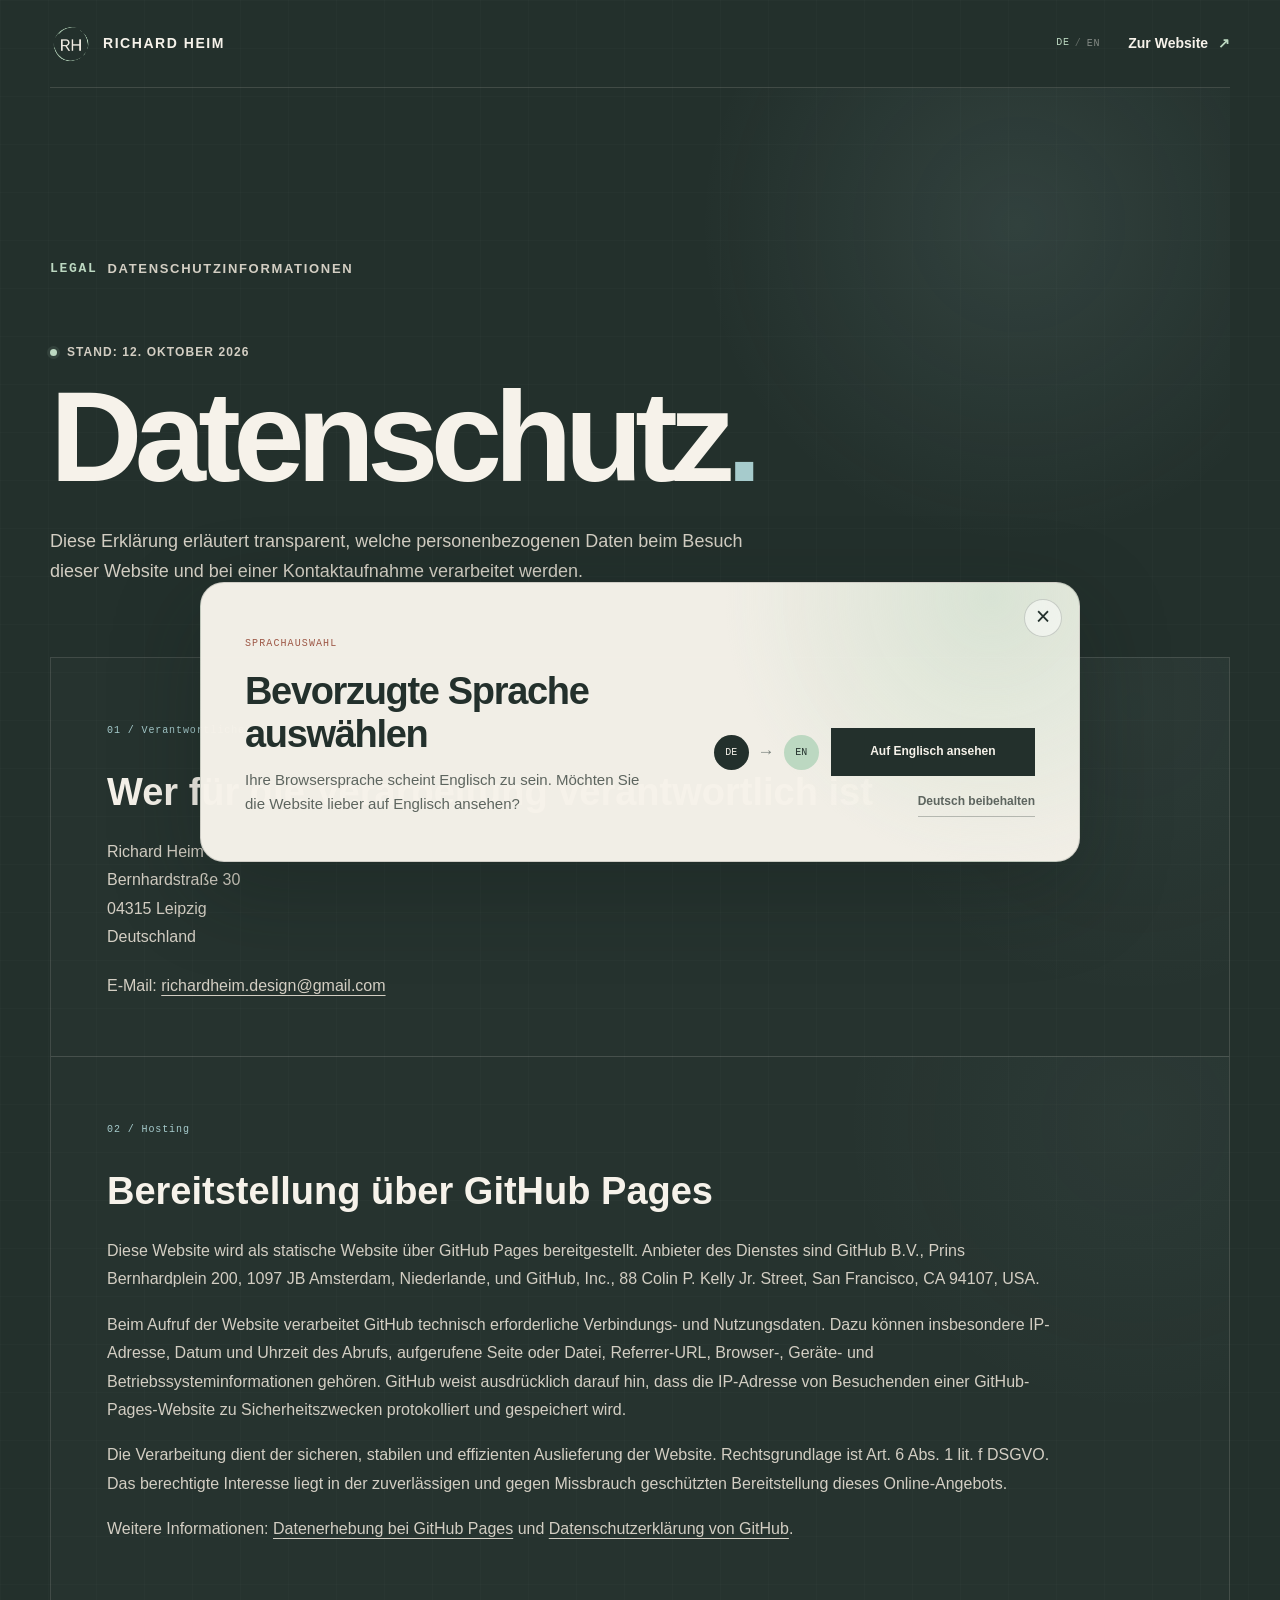
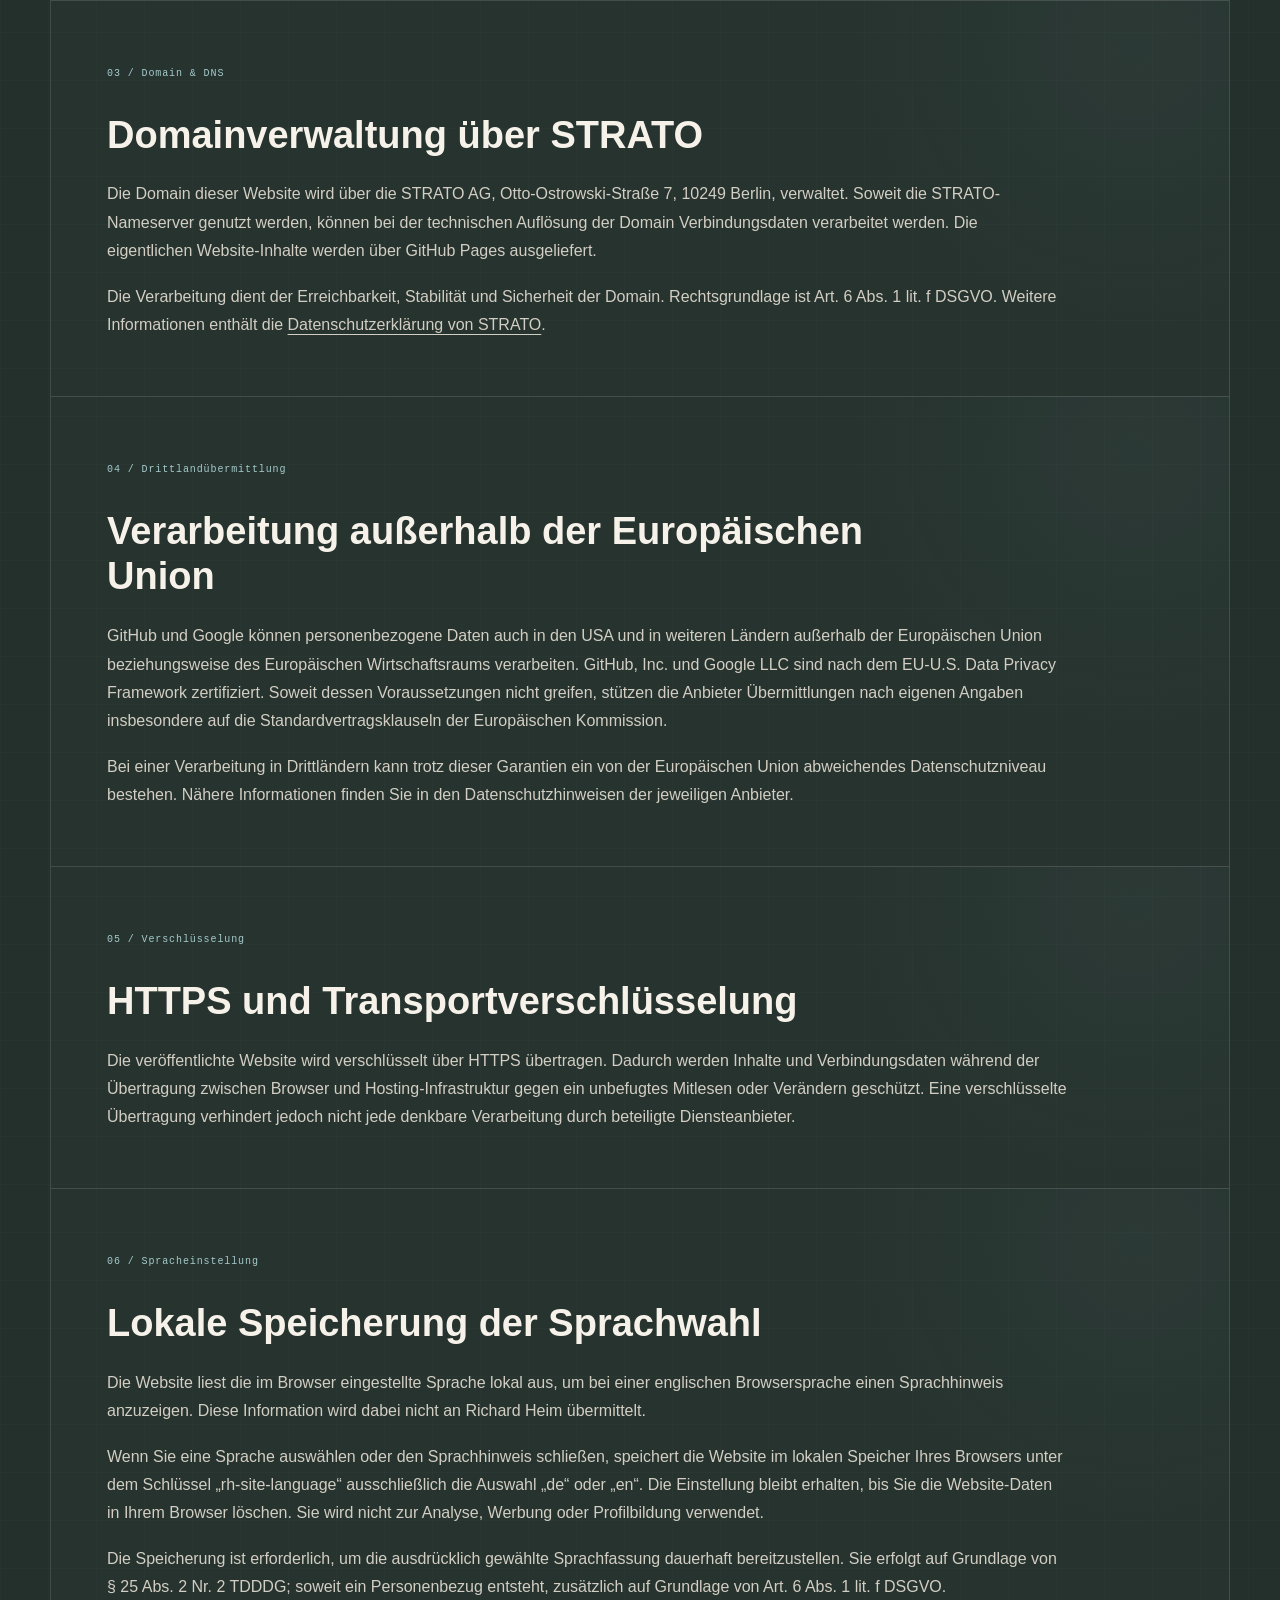
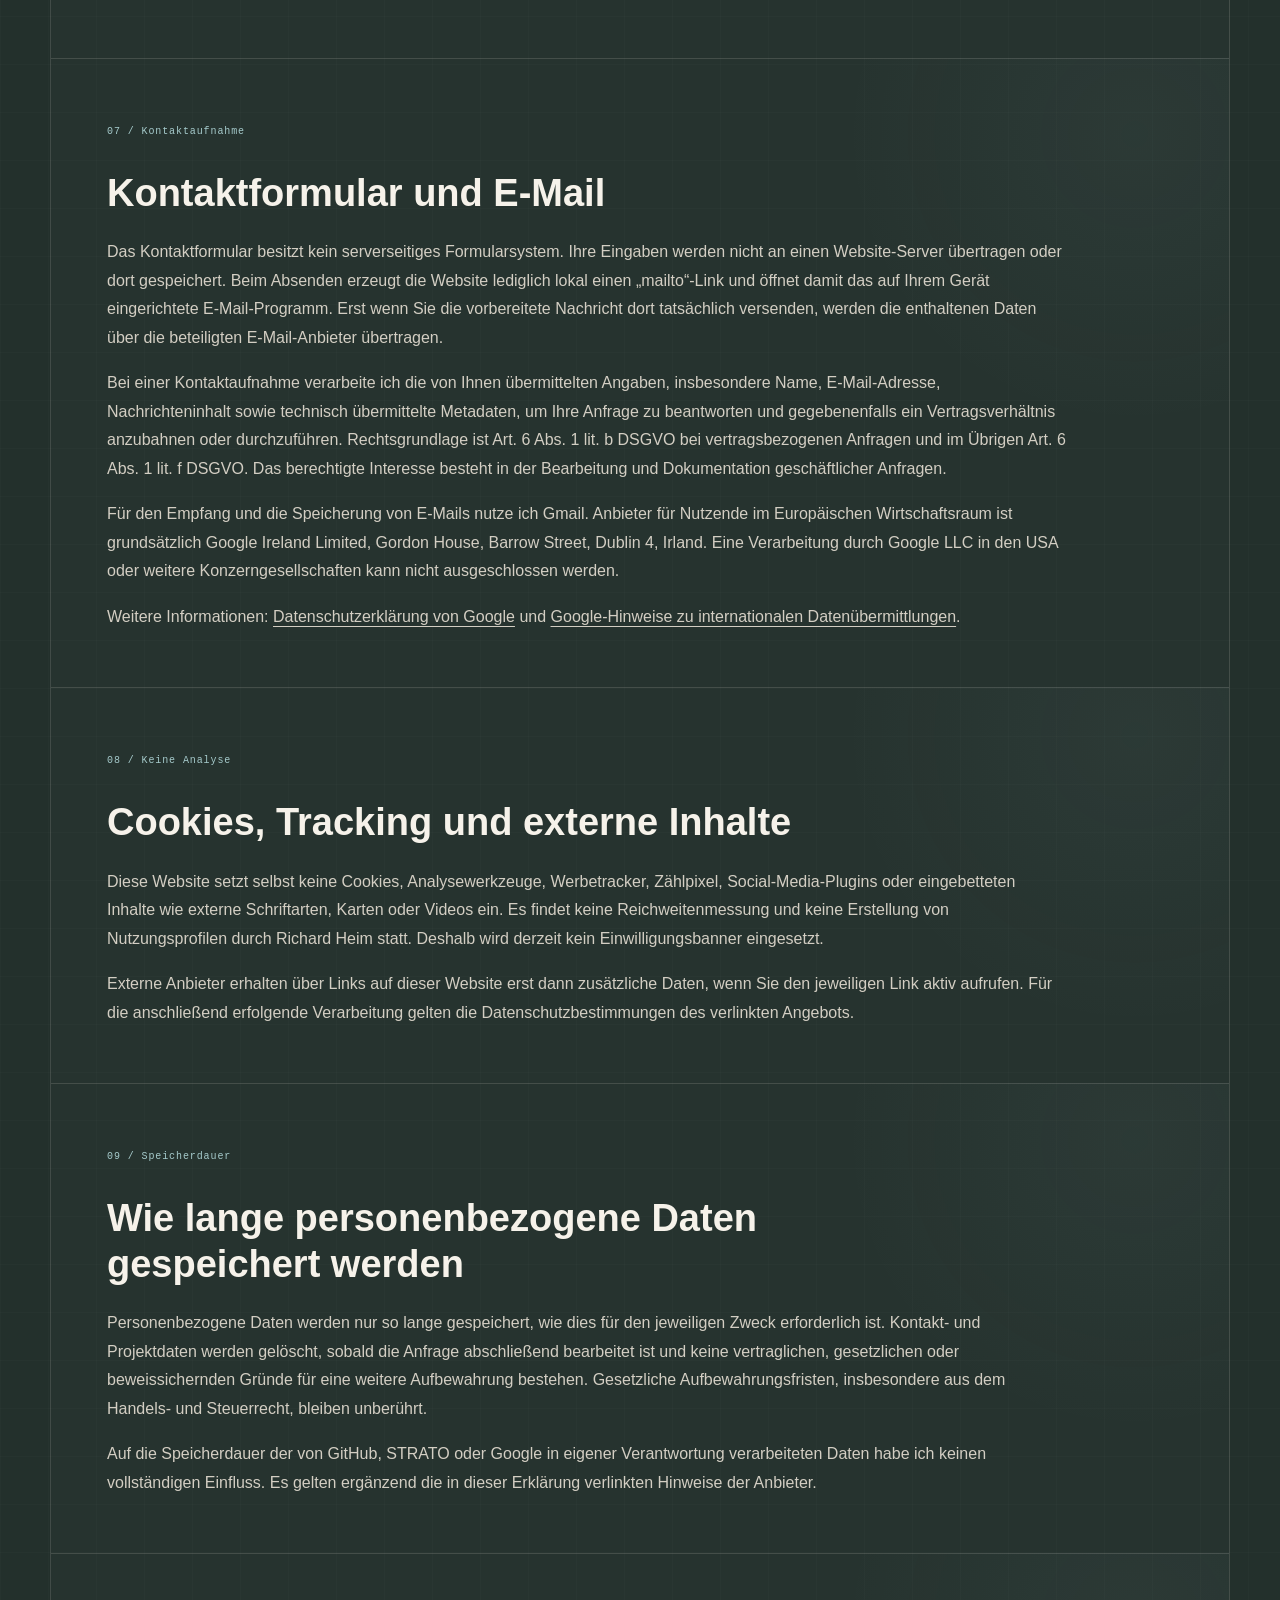
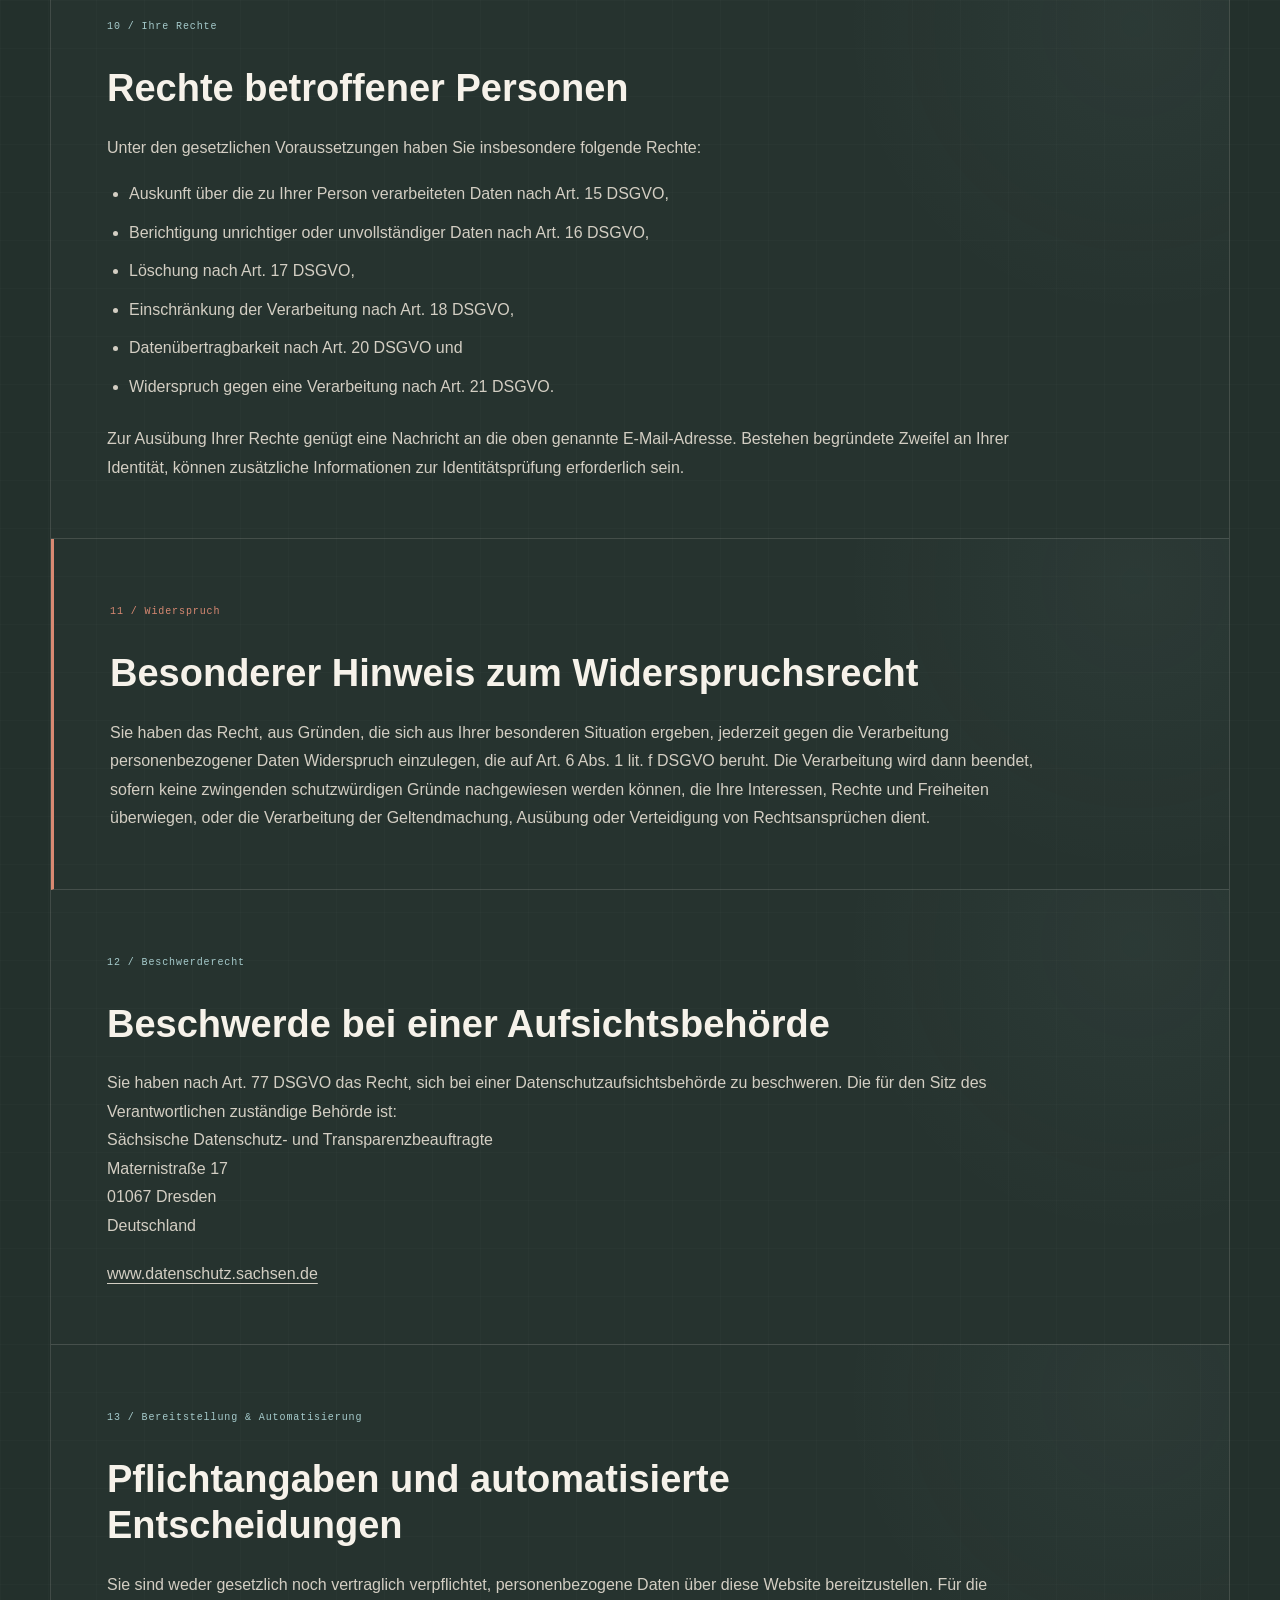
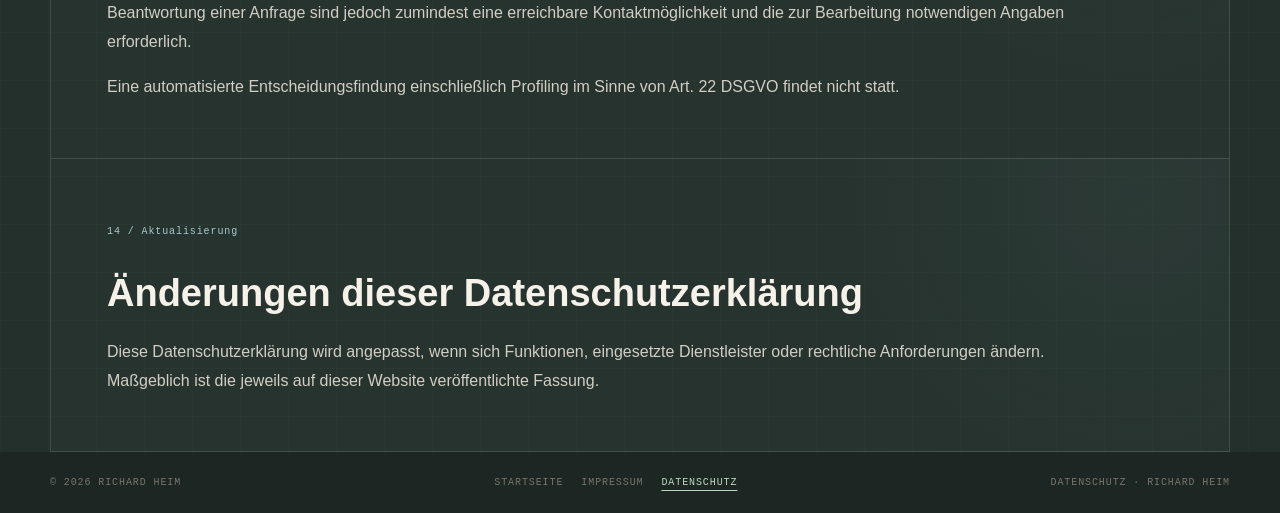
<file: datenschutz.html>
<!doctype html>
<html lang="de">
  <head>
    <meta charset="utf-8">
    <meta name="viewport" content="width=device-width, initial-scale=1">
    <meta name="description" content="Datenschutzerklärung der Website von Richard Heim.">
    <meta name="theme-color" content="#11110f">
    <title>Datenschutz — Richard Heim</title>
    <link rel="icon" href="favicon.ico" sizes="any">
    <link rel="icon" type="image/png" sizes="64x64" href="assets/favicon-64.png">
    <link rel="apple-touch-icon" sizes="180x180" href="assets/apple-touch-icon.png">
    <link rel="stylesheet" href="assets/styles.css?v=20261012">
    <script src="assets/i18n.js?v=20261012" defer></script>
    <script src="assets/app.js?v=20260925" defer></script>
  </head>
  <body class="legal-page privacy-page">
    <a class="skip-link" href="#main">Zum Inhalt springen</a>
    <div class="cursor-light" aria-hidden="true"></div>
    <header class="site-header legal-header" aria-label="Hauptnavigation">
      <a class="brand" href="index.html#top" aria-label="Zur Startseite"><img class="brand-mark" src="assets/richard-heim-logo.png" width="42" height="42" alt=""><span class="brand-copy">Richard Heim</span></a>
      <div class="legal-actions"><button class="language-switch" type="button" data-language-switch aria-label="Website auf Englisch anzeigen"><span data-lang-code="de">DE</span><i aria-hidden="true">/</i><span data-lang-code="en">EN</span></button><a class="mini-cta" href="index.html">Zur Website <span aria-hidden="true">↗</span></a></div>
    </header>

    <main id="main" class="legal-main">
      <section class="legal-hero privacy-hero">
        <div class="section-kicker"><span>LEGAL</span> Datenschutzinformationen</div>
        <p class="eyebrow"><span class="pulse-dot" aria-hidden="true"></span> Stand: 12. Oktober 2026</p>
        <h1>Datenschutz<span>.</span></h1>
        <p>Diese Erklärung erläutert transparent, welche personenbezogenen Daten beim Besuch dieser Website und bei einer Kontaktaufnahme verarbeitet werden.</p>
      </section>

      <section class="legal-grid privacy-grid" aria-label="Datenschutzinformationen">
        <article>
          <span>01 / Verantwortlicher</span>
          <h2>Wer für die Verarbeitung verantwortlich ist</h2>
          <address>Richard Heim<br>Bernhardstraße 30<br>04315 Leipzig<br>Deutschland</address>
          <p>E-Mail: <a href="mailto:richardheim.design@gmail.com">richardheim.design@gmail.com</a></p>
        </article>

        <article>
          <span>02 / Hosting</span>
          <h2>Bereitstellung über GitHub Pages</h2>
          <p>Diese Website wird als statische Website über GitHub Pages bereitgestellt. Anbieter des Dienstes sind GitHub B.V., Prins Bernhardplein 200, 1097 JB Amsterdam, Niederlande, und GitHub, Inc., 88 Colin P. Kelly Jr. Street, San Francisco, CA 94107, USA.</p>
          <p>Beim Aufruf der Website verarbeitet GitHub technisch erforderliche Verbindungs- und Nutzungsdaten. Dazu können insbesondere IP-Adresse, Datum und Uhrzeit des Abrufs, aufgerufene Seite oder Datei, Referrer-URL, Browser-, Geräte- und Betriebssysteminformationen gehören. GitHub weist ausdrücklich darauf hin, dass die IP-Adresse von Besuchenden einer GitHub-Pages-Website zu Sicherheitszwecken protokolliert und gespeichert wird.</p>
          <p>Die Verarbeitung dient der sicheren, stabilen und effizienten Auslieferung der Website. Rechtsgrundlage ist Art. 6 Abs. 1 lit. f DSGVO. Das berechtigte Interesse liegt in der zuverlässigen und gegen Missbrauch geschützten Bereitstellung dieses Online-Angebots.</p>
          <p>Weitere Informationen: <a href="https://docs.github.com/en/pages/getting-started-with-github-pages/what-is-github-pages#data-collection">Datenerhebung bei GitHub Pages</a> und <a href="https://docs.github.com/en/site-policy/privacy-policies/github-general-privacy-statement">Datenschutzerklärung von GitHub</a>.</p>
        </article>

        <article>
          <span>03 / Domain &amp; DNS</span>
          <h2>Domainverwaltung über STRATO</h2>
          <p>Die Domain dieser Website wird über die STRATO AG, Otto-Ostrowski-Straße 7, 10249 Berlin, verwaltet. Soweit die STRATO-Nameserver genutzt werden, können bei der technischen Auflösung der Domain Verbindungsdaten verarbeitet werden. Die eigentlichen Website-Inhalte werden über GitHub Pages ausgeliefert.</p>
          <p>Die Verarbeitung dient der Erreichbarkeit, Stabilität und Sicherheit der Domain. Rechtsgrundlage ist Art. 6 Abs. 1 lit. f DSGVO. Weitere Informationen enthält die <a href="https://www.strato.de/datenschutz/">Datenschutzerklärung von STRATO</a>.</p>
        </article>

        <article>
          <span>04 / Drittlandübermittlung</span>
          <h2>Verarbeitung außerhalb der Europäischen Union</h2>
          <p>GitHub und Google können personenbezogene Daten auch in den USA und in weiteren Ländern außerhalb der Europäischen Union beziehungsweise des Europäischen Wirtschaftsraums verarbeiten. GitHub, Inc. und Google LLC sind nach dem EU-U.S. Data Privacy Framework zertifiziert. Soweit dessen Voraussetzungen nicht greifen, stützen die Anbieter Übermittlungen nach eigenen Angaben insbesondere auf die Standardvertragsklauseln der Europäischen Kommission.</p>
          <p>Bei einer Verarbeitung in Drittländern kann trotz dieser Garantien ein von der Europäischen Union abweichendes Datenschutzniveau bestehen. Nähere Informationen finden Sie in den Datenschutzhinweisen der jeweiligen Anbieter.</p>
        </article>

        <article>
          <span>05 / Verschlüsselung</span>
          <h2>HTTPS und Transportverschlüsselung</h2>
          <p>Die veröffentlichte Website wird verschlüsselt über HTTPS übertragen. Dadurch werden Inhalte und Verbindungsdaten während der Übertragung zwischen Browser und Hosting-Infrastruktur gegen ein unbefugtes Mitlesen oder Verändern geschützt. Eine verschlüsselte Übertragung verhindert jedoch nicht jede denkbare Verarbeitung durch beteiligte Diensteanbieter.</p>
        </article>

        <article>
          <span>06 / Spracheinstellung</span>
          <h2>Lokale Speicherung der Sprachwahl</h2>
          <p>Die Website liest die im Browser eingestellte Sprache lokal aus, um bei einer englischen Browsersprache einen Sprachhinweis anzuzeigen. Diese Information wird dabei nicht an Richard Heim übermittelt.</p>
          <p>Wenn Sie eine Sprache auswählen oder den Sprachhinweis schließen, speichert die Website im lokalen Speicher Ihres Browsers unter dem Schlüssel „rh-site-language“ ausschließlich die Auswahl „de“ oder „en“. Die Einstellung bleibt erhalten, bis Sie die Website-Daten in Ihrem Browser löschen. Sie wird nicht zur Analyse, Werbung oder Profilbildung verwendet.</p>
          <p>Die Speicherung ist erforderlich, um die ausdrücklich gewählte Sprachfassung dauerhaft bereitzustellen. Sie erfolgt auf Grundlage von § 25 Abs. 2 Nr. 2 TDDDG; soweit ein Personenbezug entsteht, zusätzlich auf Grundlage von Art. 6 Abs. 1 lit. f DSGVO.</p>
        </article>

        <article>
          <span>07 / Kontaktaufnahme</span>
          <h2>Kontaktformular und E-Mail</h2>
          <p>Das Kontaktformular besitzt kein serverseitiges Formularsystem. Ihre Eingaben werden nicht an einen Website-Server übertragen oder dort gespeichert. Beim Absenden erzeugt die Website lediglich lokal einen „mailto“-Link und öffnet damit das auf Ihrem Gerät eingerichtete E-Mail-Programm. Erst wenn Sie die vorbereitete Nachricht dort tatsächlich versenden, werden die enthaltenen Daten über die beteiligten E-Mail-Anbieter übertragen.</p>
          <p>Bei einer Kontaktaufnahme verarbeite ich die von Ihnen übermittelten Angaben, insbesondere Name, E-Mail-Adresse, Nachrichteninhalt sowie technisch übermittelte Metadaten, um Ihre Anfrage zu beantworten und gegebenenfalls ein Vertragsverhältnis anzubahnen oder durchzuführen. Rechtsgrundlage ist Art. 6 Abs. 1 lit. b DSGVO bei vertragsbezogenen Anfragen und im Übrigen Art. 6 Abs. 1 lit. f DSGVO. Das berechtigte Interesse besteht in der Bearbeitung und Dokumentation geschäftlicher Anfragen.</p>
          <p>Für den Empfang und die Speicherung von E-Mails nutze ich Gmail. Anbieter für Nutzende im Europäischen Wirtschaftsraum ist grundsätzlich Google Ireland Limited, Gordon House, Barrow Street, Dublin 4, Irland. Eine Verarbeitung durch Google LLC in den USA oder weitere Konzerngesellschaften kann nicht ausgeschlossen werden.</p>
          <p>Weitere Informationen: <a href="https://policies.google.com/privacy">Datenschutzerklärung von Google</a> und <a href="https://policies.google.com/privacy/frameworks">Google-Hinweise zu internationalen Datenübermittlungen</a>.</p>
        </article>

        <article>
          <span>08 / Keine Analyse</span>
          <h2>Cookies, Tracking und externe Inhalte</h2>
          <p>Diese Website setzt selbst keine Cookies, Analysewerkzeuge, Werbetracker, Zählpixel, Social-Media-Plugins oder eingebetteten Inhalte wie externe Schriftarten, Karten oder Videos ein. Es findet keine Reichweitenmessung und keine Erstellung von Nutzungsprofilen durch Richard Heim statt. Deshalb wird derzeit kein Einwilligungsbanner eingesetzt.</p>
          <p>Externe Anbieter erhalten über Links auf dieser Website erst dann zusätzliche Daten, wenn Sie den jeweiligen Link aktiv aufrufen. Für die anschließend erfolgende Verarbeitung gelten die Datenschutzbestimmungen des verlinkten Angebots.</p>
        </article>

        <article>
          <span>09 / Speicherdauer</span>
          <h2>Wie lange personenbezogene Daten gespeichert werden</h2>
          <p>Personenbezogene Daten werden nur so lange gespeichert, wie dies für den jeweiligen Zweck erforderlich ist. Kontakt- und Projektdaten werden gelöscht, sobald die Anfrage abschließend bearbeitet ist und keine vertraglichen, gesetzlichen oder beweissichernden Gründe für eine weitere Aufbewahrung bestehen. Gesetzliche Aufbewahrungsfristen, insbesondere aus dem Handels- und Steuerrecht, bleiben unberührt.</p>
          <p>Auf die Speicherdauer der von GitHub, STRATO oder Google in eigener Verantwortung verarbeiteten Daten habe ich keinen vollständigen Einfluss. Es gelten ergänzend die in dieser Erklärung verlinkten Hinweise der Anbieter.</p>
        </article>

        <article>
          <span>10 / Ihre Rechte</span>
          <h2>Rechte betroffener Personen</h2>
          <p>Unter den gesetzlichen Voraussetzungen haben Sie insbesondere folgende Rechte:</p>
          <ul>
            <li>Auskunft über die zu Ihrer Person verarbeiteten Daten nach Art. 15 DSGVO,</li>
            <li>Berichtigung unrichtiger oder unvollständiger Daten nach Art. 16 DSGVO,</li>
            <li>Löschung nach Art. 17 DSGVO,</li>
            <li>Einschränkung der Verarbeitung nach Art. 18 DSGVO,</li>
            <li>Datenübertragbarkeit nach Art. 20 DSGVO und</li>
            <li>Widerspruch gegen eine Verarbeitung nach Art. 21 DSGVO.</li>
          </ul>
          <p>Zur Ausübung Ihrer Rechte genügt eine Nachricht an die oben genannte E-Mail-Adresse. Bestehen begründete Zweifel an Ihrer Identität, können zusätzliche Informationen zur Identitätsprüfung erforderlich sein.</p>
        </article>

        <article class="privacy-card-accent">
          <span>11 / Widerspruch</span>
          <h2>Besonderer Hinweis zum Widerspruchsrecht</h2>
          <p>Sie haben das Recht, aus Gründen, die sich aus Ihrer besonderen Situation ergeben, jederzeit gegen die Verarbeitung personenbezogener Daten Widerspruch einzulegen, die auf Art. 6 Abs. 1 lit. f DSGVO beruht. Die Verarbeitung wird dann beendet, sofern keine zwingenden schutzwürdigen Gründe nachgewiesen werden können, die Ihre Interessen, Rechte und Freiheiten überwiegen, oder die Verarbeitung der Geltendmachung, Ausübung oder Verteidigung von Rechtsansprüchen dient.</p>
        </article>

        <article>
          <span>12 / Beschwerderecht</span>
          <h2>Beschwerde bei einer Aufsichtsbehörde</h2>
          <p>Sie haben nach Art. 77 DSGVO das Recht, sich bei einer Datenschutzaufsichtsbehörde zu beschweren. Die für den Sitz des Verantwortlichen zuständige Behörde ist:</p>
          <address>Sächsische Datenschutz- und Transparenzbeauftragte<br>Maternistraße 17<br>01067 Dresden<br>Deutschland</address>
          <p><a href="https://www.datenschutz.sachsen.de/">www.datenschutz.sachsen.de</a></p>
        </article>

        <article>
          <span>13 / Bereitstellung &amp; Automatisierung</span>
          <h2>Pflichtangaben und automatisierte Entscheidungen</h2>
          <p>Sie sind weder gesetzlich noch vertraglich verpflichtet, personenbezogene Daten über diese Website bereitzustellen. Für die Beantwortung einer Anfrage sind jedoch zumindest eine erreichbare Kontaktmöglichkeit und die zur Bearbeitung notwendigen Angaben erforderlich.</p>
          <p>Eine automatisierte Entscheidungsfindung einschließlich Profiling im Sinne von Art. 22 DSGVO findet nicht statt.</p>
        </article>

        <article>
          <span>14 / Aktualisierung</span>
          <h2>Änderungen dieser Datenschutzerklärung</h2>
          <p>Diese Datenschutzerklärung wird angepasst, wenn sich Funktionen, eingesetzte Dienstleister oder rechtliche Anforderungen ändern. Maßgeblich ist die jeweils auf dieser Website veröffentlichte Fassung.</p>
        </article>
      </section>
    </main>

    <footer>
      <span>© 2026 Richard Heim</span>
      <nav aria-label="Rechtliche Navigation"><a href="index.html">Startseite</a><a href="impressum.html">Impressum</a><a href="datenschutz.html" aria-current="page">Datenschutz</a></nav>
      <span>Datenschutz · Richard Heim</span>
    </footer>

    <aside class="language-banner" id="language-banner" role="dialog" aria-labelledby="language-banner-title" aria-describedby="language-banner-copy" hidden>
      <button class="language-banner-close" type="button" data-language-dismiss aria-label="Sprachhinweis schließen">×</button>
      <div class="language-banner-copy">
        <span class="language-banner-kicker">SPRACHAUSWAHL</span>
        <h2 id="language-banner-title">Bevorzugte Sprache auswählen</h2>
        <p id="language-banner-copy">Ihre Browsersprache scheint Englisch zu sein. Möchten Sie die Website lieber auf Englisch ansehen?</p>
      </div>
      <div class="language-banner-actions">
        <div class="language-route" aria-hidden="true"><span>DE</span><i>→</i><span>EN</span></div>
        <button class="language-keep" type="button" data-language-dismiss>Deutsch beibehalten</button>
        <button class="language-accept" type="button" data-language-choice="en">Auf Englisch ansehen</button>
      </div>
    </aside>
  </body>
</html>
</file>
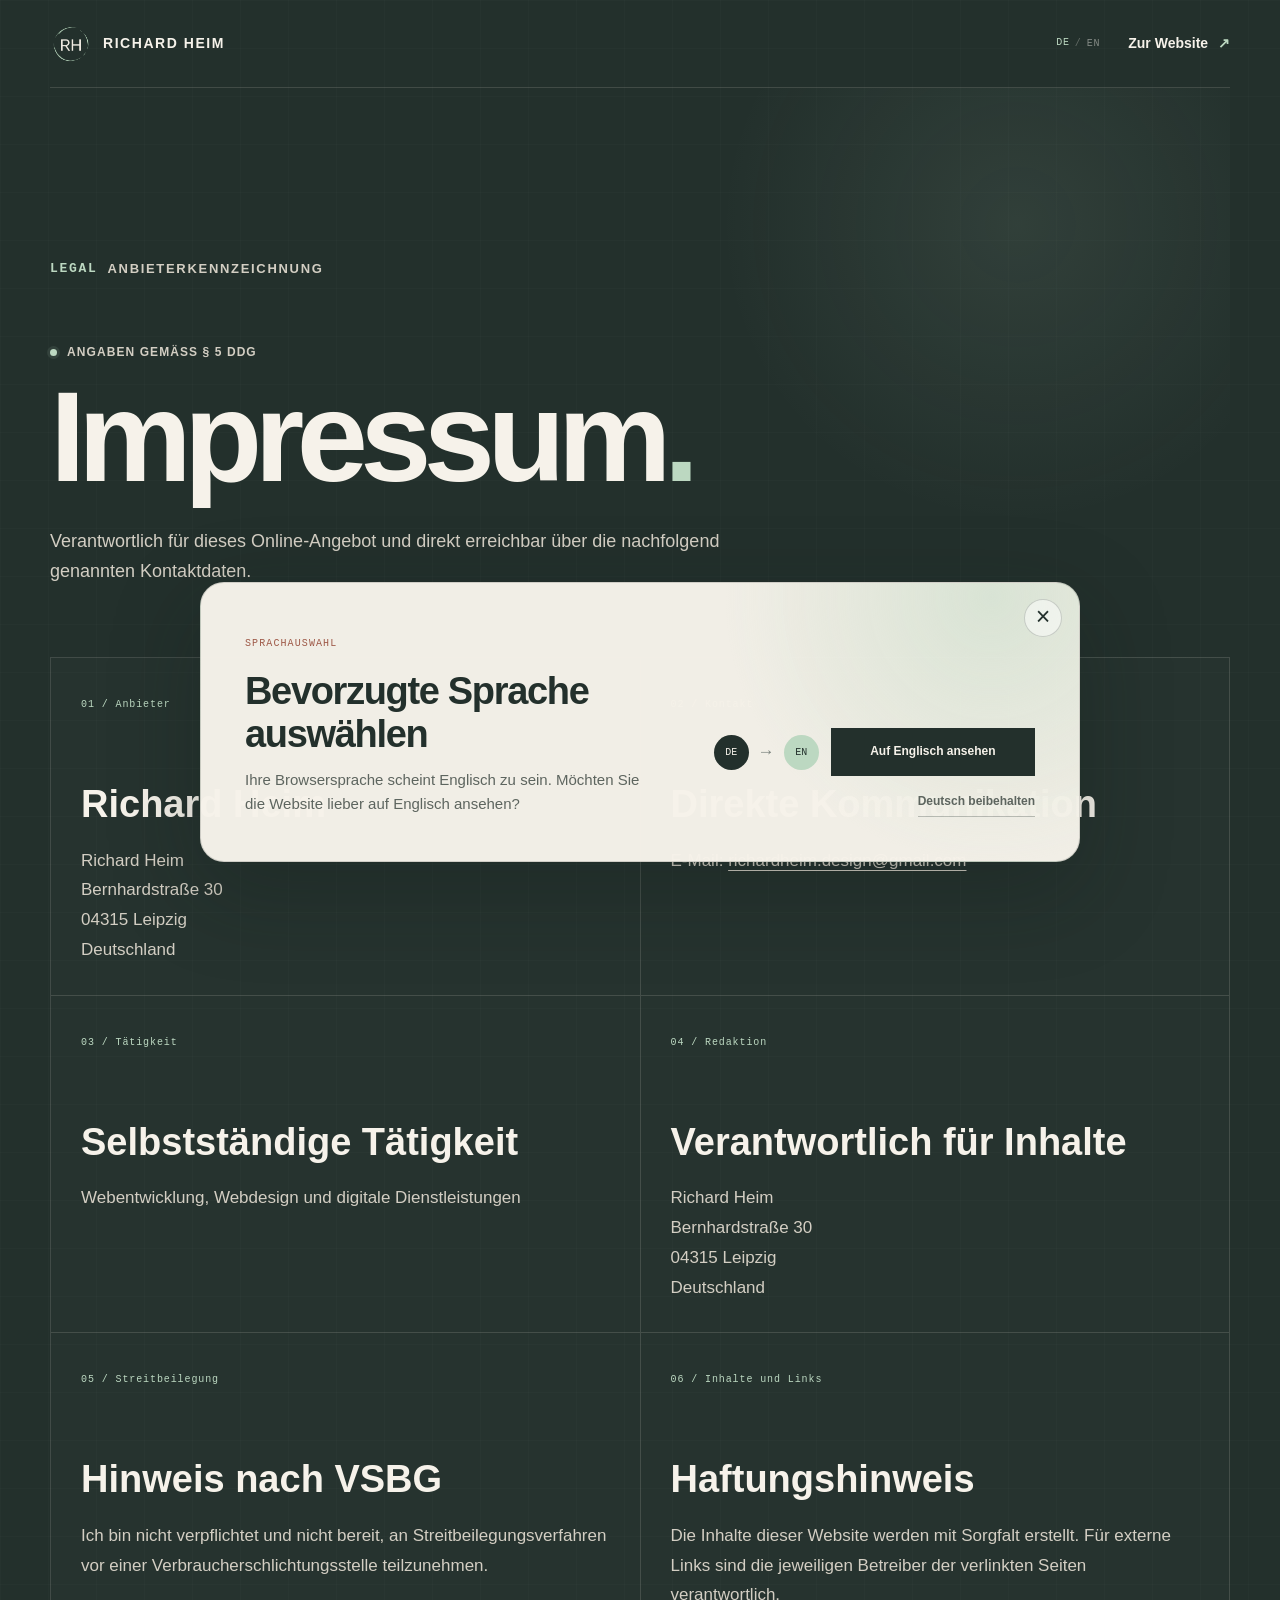
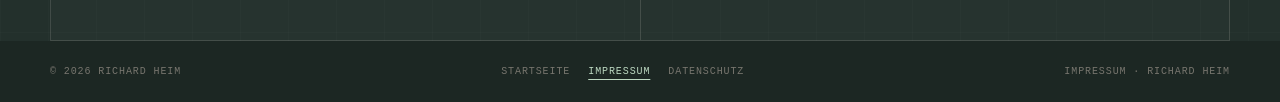
<file: impressum.html>
<!doctype html>
<html lang="de">
  <head>
    <meta charset="utf-8">
    <meta name="viewport" content="width=device-width, initial-scale=1">
    <meta name="description" content="Impressum von Richard Heim.">
    <meta name="theme-color" content="#11110f">
    <title>Impressum — Richard Heim</title>
    <link rel="icon" href="favicon.ico" sizes="any">
    <link rel="icon" type="image/png" sizes="64x64" href="assets/favicon-64.png">
    <link rel="apple-touch-icon" sizes="180x180" href="assets/apple-touch-icon.png">
    <link rel="stylesheet" href="assets/styles.css?v=20261012">
    <script src="assets/i18n.js?v=20261012" defer></script>
    <script src="assets/app.js?v=20260925" defer></script>
  </head>
  <body class="legal-page">
    <a class="skip-link" href="#main">Zum Inhalt springen</a>
    <div class="cursor-light" aria-hidden="true"></div>
    <header class="site-header legal-header" aria-label="Hauptnavigation">
      <a class="brand" href="index.html#top" aria-label="Zur Startseite"><img class="brand-mark" src="assets/richard-heim-logo.png" width="42" height="42" alt=""><span class="brand-copy">Richard Heim</span></a>
      <div class="legal-actions"><button class="language-switch" type="button" data-language-switch aria-label="Website auf Englisch anzeigen"><span data-lang-code="de">DE</span><i aria-hidden="true">/</i><span data-lang-code="en">EN</span></button><a class="mini-cta" href="index.html">Zur Website <span aria-hidden="true">↗</span></a></div>
    </header>

    <main id="main" class="legal-main">
      <section class="legal-hero">
        <div class="section-kicker"><span>LEGAL</span> Anbieterkennzeichnung</div>
        <p class="eyebrow"><span class="pulse-dot" aria-hidden="true"></span> Angaben gemäß § 5 DDG</p>
        <h1>Impressum<span>.</span></h1>
        <p>Verantwortlich für dieses Online-Angebot und direkt erreichbar über die nachfolgend genannten Kontaktdaten.</p>
      </section>

      <section class="legal-grid" aria-label="Impressumsangaben">
        <article><span>01 / Anbieter</span><h2>Richard Heim</h2><p>Richard Heim<br>Bernhardstraße 30<br>04315 Leipzig<br>Deutschland</p></article>
        <article><span>02 / Kontakt</span><h2>Direkte Kommunikation</h2><p>E-Mail: <a href="mailto:richardheim.design@gmail.com">richardheim.design@gmail.com</a></p></article>
        <article><span>03 / Tätigkeit</span><h2>Selbstständige Tätigkeit</h2><p>Webentwicklung, Webdesign und digitale Dienstleistungen</p></article>
        <article><span>04 / Redaktion</span><h2>Verantwortlich für Inhalte</h2><p>Richard Heim<br>Bernhardstraße 30<br>04315 Leipzig<br>Deutschland</p></article>
        <article><span>05 / Streitbeilegung</span><h2>Hinweis nach VSBG</h2><p>Ich bin nicht verpflichtet und nicht bereit, an Streitbeilegungsverfahren vor einer Verbraucherschlichtungsstelle teilzunehmen.</p></article>
        <article><span>06 / Inhalte und Links</span><h2>Haftungshinweis</h2><p>Die Inhalte dieser Website werden mit Sorgfalt erstellt. Für externe Links sind die jeweiligen Betreiber der verlinkten Seiten verantwortlich.</p></article>
      </section>
    </main>

    <footer><span>© 2026 Richard Heim</span><nav aria-label="Rechtliche Navigation"><a href="index.html">Startseite</a><a href="impressum.html" aria-current="page">Impressum</a><a href="datenschutz.html">Datenschutz</a></nav><span>Impressum · Richard Heim</span></footer>

    <aside class="language-banner" id="language-banner" role="dialog" aria-labelledby="language-banner-title" aria-describedby="language-banner-copy" hidden>
      <button class="language-banner-close" type="button" data-language-dismiss aria-label="Sprachhinweis schließen">×</button>
      <div class="language-banner-copy">
        <span class="language-banner-kicker">SPRACHAUSWAHL</span>
        <h2 id="language-banner-title">Bevorzugte Sprache auswählen</h2>
        <p id="language-banner-copy">Ihre Browsersprache scheint Englisch zu sein. Möchten Sie die Website lieber auf Englisch ansehen?</p>
      </div>
      <div class="language-banner-actions">
        <div class="language-route" aria-hidden="true"><span>DE</span><i>→</i><span>EN</span></div>
        <button class="language-keep" type="button" data-language-dismiss>Deutsch beibehalten</button>
        <button class="language-accept" type="button" data-language-choice="en">Auf Englisch ansehen</button>
      </div>
    </aside>
  </body>
</html>
</file>
<file: assets/styles.css>
:root {
  --ink: #23302c;
  --ink-2: #2b3a35;
  --paper: #f6f2ea;
  --paper-muted: #d3cec3;
  --line: rgba(246, 242, 234, 0.14);
  --line-dark: rgba(35, 48, 44, 0.15);
  --lime: #bcd8c1;
  --coral: #d88972;
  --cyan: #a6cbcc;
  --max: 1180px;
  --radius: 22px;
}

* { box-sizing: border-box; }

html {
  scroll-behavior: smooth;
  background: var(--ink);
}

body {
  margin: 0;
  color: var(--paper);
  background:
    linear-gradient(rgba(255,255,255,.016) 1px, transparent 1px),
    linear-gradient(90deg, rgba(255,255,255,.016) 1px, transparent 1px),
    var(--ink);
  background-size: 48px 48px;
  font-family: Inter, ui-sans-serif, -apple-system, BlinkMacSystemFont, "Segoe UI", Helvetica, Arial, sans-serif;
  font-size: 17px;
  line-height: 1.65;
  overflow-x: hidden;
}

::selection { color: var(--ink); background: var(--lime); }

button, a { -webkit-tap-highlight-color: transparent; }

a { color: inherit; }

.skip-link {
  position: fixed;
  left: 12px;
  top: -80px;
  z-index: 100;
  background: var(--lime);
  color: var(--ink);
  padding: 10px 14px;
  text-decoration: none;
  font-weight: 800;
}

.skip-link:focus { top: 12px; }

.scroll-progress {
  position: fixed;
  z-index: 100;
  top: 0;
  left: 0;
  width: 0;
  height: 3px;
  background: linear-gradient(90deg, var(--coral), var(--lime), var(--cyan));
  box-shadow: 0 0 16px rgba(188,216,193,.45);
  pointer-events: none;
}

.cursor-light {
  display: none;
  position: fixed;
  z-index: 2;
  left: 0;
  top: 0;
  width: 360px;
  height: 360px;
  border-radius: 50%;
  opacity: 0;
  background: radial-gradient(circle, rgba(188,216,193,.11) 0, rgba(166,203,204,.055) 30%, transparent 68%);
  filter: blur(8px);
  transform: translate3d(-50%, -50%, 0);
  pointer-events: none;
  mix-blend-mode: screen;
  transition: opacity .35s ease;
}

@media (hover: hover) and (pointer: fine) {
  .cursor-light { display: block; }
  .cursor-light.is-active { opacity: 1; }
}

.site-header {
  position: absolute;
  z-index: 10;
  left: 50%;
  top: 0;
  width: min(calc(100% - 48px), var(--max));
  transform: translateX(-50%);
  min-height: 88px;
  display: grid;
  grid-template-columns: 1fr auto 1fr;
  align-items: center;
  border-bottom: 1px solid var(--line);
}

.brand {
  display: inline-flex;
  width: max-content;
  align-items: center;
  gap: 11px;
  color: var(--paper);
  text-decoration: none;
  font-size: 14px;
  font-weight: 760;
  letter-spacing: .11em;
  text-transform: uppercase;
}

.brand-mark {
  width: 42px;
  height: 42px;
  flex: 0 0 42px;
  display: block;
  object-fit: contain;
}

.nav-links { display: flex; gap: 34px; }

.nav-links a {
  position: relative;
  color: var(--paper-muted);
  text-decoration: none;
  font-size: 14px;
}

.nav-links a::after {
  content: "";
  position: absolute;
  left: 0;
  bottom: -7px;
  width: 100%;
  height: 1px;
  background: var(--lime);
  transform: scaleX(0);
  transform-origin: right;
  transition: transform .25s ease;
}

.nav-links a:hover::after, .nav-links a:focus-visible::after {
  transform: scaleX(1);
  transform-origin: left;
}

.nav-links a[aria-current="location"] { color: var(--paper); }
.nav-links a[aria-current="location"]::after { transform: scaleX(1); transform-origin: left; }

.mini-cta {
  justify-self: end;
  text-decoration: none;
  font-size: 14px;
  font-weight: 750;
}

.mini-cta span { color: var(--lime); padding-left: 6px; }

.hero {
  min-height: 780px;
  position: relative;
  padding: 144px max(24px, calc((100vw - var(--max)) / 2)) 34px;
  overflow: hidden;
}

.hero::before {
  content: "";
  position: absolute;
  inset: 0;
  pointer-events: none;
  background:
    radial-gradient(circle at 72% 28%, rgba(166,203,204,.12), transparent 28%),
    radial-gradient(circle at 52% 0%, rgba(216,137,114,.08), transparent 32%),
    linear-gradient(to bottom, transparent 80%, var(--ink));
}

.hero-noise {
  position: absolute;
  inset: 0;
  opacity: .12;
  background-image: radial-gradient(rgba(255,255,255,.32) .55px, transparent .7px);
  background-size: 5px 5px;
  pointer-events: none;
}

.hero-orbit {
  position: absolute;
  border: 1px solid rgba(188,216,193,.12);
  border-radius: 50%;
  pointer-events: none;
  transition: transform 1.2s cubic-bezier(.2,.7,.2,1);
}

.orbit-one { width: 560px; height: 560px; right: -210px; top: -180px; }
.orbit-two { width: 350px; height: 350px; right: -105px; top: -75px; }

.eyebrow, .section-kicker {
  position: relative;
  display: flex;
  align-items: center;
  gap: 10px;
  color: var(--paper-muted);
  font-size: 13px;
  font-weight: 750;
  letter-spacing: .13em;
  line-height: 1.4;
  text-transform: uppercase;
}

.pulse-dot {
  width: 7px;
  height: 7px;
  border-radius: 50%;
  background: var(--lime);
  box-shadow: 0 0 0 3px rgba(188,216,193,.1);
}

/* Ruhige, einmalige Einblendung statt dauerhaft pulsierender Statuspunkte. */
.pulse-dot,
.meta-bar i,
.signal-list i,
.panel-label-action strong i,
.status-pill i,
.lab-service-note > span i,
.price-result-label i {
  animation: dot-reveal .58s cubic-bezier(.22,.75,.25,1) both;
}

@keyframes dot-reveal {
  from { opacity: 0; transform: translateY(3px) scale(.45); }
  65% { opacity: 1; transform: translateY(0) scale(1.12); }
  to { opacity: 1; transform: none; }
}

.hero-grid {
  position: relative;
  display: grid;
  grid-template-columns: minmax(0, 1.45fr) minmax(340px, .75fr);
  align-items: center;
  gap: clamp(48px, 6vw, 86px);
  margin-top: 66px;
}

.hero-copy h1 {
  max-width: 800px;
  margin: 0;
  font-size: clamp(56px, 6.4vw, 94px);
  font-weight: 760;
  letter-spacing: -.055em;
  line-height: .98;
}

.accent-word {
  position: relative;
  color: var(--lime);
  font-family: Georgia, "Times New Roman", serif;
  font-style: italic;
  font-weight: 400;
  letter-spacing: -.04em;
}

.accent-word::after {
  content: "";
  position: absolute;
  left: 2%;
  right: -2%;
  bottom: -.05em;
  height: 2px;
  background: var(--lime);
  transform: rotate(-1deg);
}

.hero-lead {
  max-width: 670px;
  margin: 34px 0 0;
  color: #d5d1c7;
  font-size: clamp(18px, 1.55vw, 22px);
  line-height: 1.65;
}

.hero-actions { display: flex; align-items: center; gap: 28px; margin-top: 38px; }

.button {
  min-height: 52px;
  display: inline-flex;
  align-items: center;
  justify-content: center;
  gap: 22px;
  padding: 0 22px;
  border: 1px solid transparent;
  text-decoration: none;
  font-size: 14px;
  font-weight: 800;
  transition: transform .2s ease, box-shadow .2s ease, background .2s ease;
}

.button:hover, .button:focus-visible { transform: translateY(-3px); }
.button-primary { color: var(--ink); background: var(--lime); box-shadow: 0 10px 34px rgba(188,216,193,.13); }
.button-primary:hover, .button-primary:focus-visible { box-shadow: 0 14px 38px rgba(188,216,193,.25); }
.text-link { color: var(--paper); font-size: 14px; font-weight: 750; text-underline-offset: 6px; }
.text-link span { color: var(--coral); margin-left: 5px; }

.hero-console {
  position: relative;
  width: 100%;
  min-width: 0;
  overflow: hidden;
  --card-x: 50%;
  --card-y: 50%;
  border: 1px solid var(--line);
  background: rgba(26,26,23,.86);
  box-shadow: 0 35px 100px rgba(0,0,0,.42);
  backdrop-filter: blur(14px);
  transition: border-color .3s ease, box-shadow .3s ease;
}

.hero-console::before {
  content: "";
  position: absolute;
  z-index: 0;
  inset: 0;
  opacity: 0;
  background: radial-gradient(260px circle at var(--card-x) var(--card-y), rgba(188,216,193,.12), transparent 63%);
  transition: opacity .3s ease;
  pointer-events: none;
}

.hero-console:hover { border-color: rgba(188,216,193,.3); box-shadow: 0 40px 105px rgba(0,0,0,.48); }
.hero-console:hover::before { opacity: 1; }
.hero-console > * { position: relative; z-index: 1; }

.hero-console::after {
  content: "";
  position: absolute;
  right: -12px;
  bottom: -12px;
  width: 52px;
  height: 52px;
  border-right: 1px solid var(--lime);
  border-bottom: 1px solid var(--lime);
}

.console-topbar {
  display: flex;
  align-items: center;
  justify-content: space-between;
  padding: 13px 16px;
  border-bottom: 1px solid var(--line);
  color: #89877f;
  font: 11px ui-monospace, SFMono-Regular, Menlo, Consolas, monospace;
  letter-spacing: .1em;
}

.console-status { color: var(--lime); }
.console-intro { padding: 24px 24px 4px; }
.console-intro > span { color: var(--coral); font: 10px ui-monospace, SFMono-Regular, Menlo, monospace; letter-spacing: .12em; }
.console-intro h2 { margin: 9px 0 0; font-size: 25px; line-height: 1.18; letter-spacing: -.035em; }
.console-intro p { margin: 12px 0 0; color: #aaa79e; font-size: 13px; line-height: 1.6; }
.console-body { display: grid; grid-template-columns: 108px 1fr; gap: 24px; align-items: center; padding: 24px; }

.match-ring {
  width: 108px;
  aspect-ratio: 1;
  border-radius: 50%;
  padding: 2px;
  background: conic-gradient(var(--lime) 0 68%, var(--cyan) 68% 87%, rgba(255,255,255,.1) 87% 100%);
  animation: ring-in 1.2s cubic-bezier(.2,.8,.2,1) both;
}

@keyframes ring-in { from { transform: rotate(-80deg) scale(.85); opacity: 0; } }

.match-ring-inner {
  width: 100%;
  height: 100%;
  display: grid;
  align-content: center;
  text-align: center;
  border-radius: 50%;
  background: var(--ink-2);
}

.match-ring strong { font-size: 27px; letter-spacing: -.05em; line-height: 1; }
.match-ring span { margin-top: 8px; color: var(--paper-muted); font-size: 10px; letter-spacing: .1em; text-transform: uppercase; }

.signal-list { display: grid; gap: 12px; }
.signal-list div { display: grid; grid-template-columns: 22px minmax(76px, auto) 1fr 7px; align-items: baseline; gap: 10px; }
.signal-list span { color: #75746e; font: 10px ui-monospace, SFMono-Regular, Menlo, monospace; }
.signal-list strong { font-size: 13px; font-weight: 700; }
.signal-list small { color: #8f8c84; font-size: 11px; line-height: 1.35; text-align: right; }
.signal-list i { align-self: center; width: 5px; height: 5px; border-radius: 50%; background: var(--lime); box-shadow: 0 0 10px rgba(188,216,193,.55); }

.console-note {
  display: flex;
  gap: 10px;
  align-items: flex-start;
  padding: 17px 20px;
  border-top: 1px solid var(--line);
  color: var(--paper-muted);
  font-size: 13px;
  line-height: 1.55;
}
.console-note span { color: var(--coral); }

.hero-footer {
  position: relative;
  display: flex;
  justify-content: space-between;
  gap: 20px;
  margin-top: 90px;
  padding-top: 25px;
  border-top: 1px solid var(--line);
  color: #84827a;
  font: 11px ui-monospace, SFMono-Regular, Menlo, monospace;
  letter-spacing: .1em;
}

.section { padding: 120px max(24px, calc((100vw - var(--max)) / 2)); }
.section-kicker span { color: var(--lime); font-family: ui-monospace, SFMono-Regular, Menlo, monospace; }
.section-intro { display: grid; grid-template-columns: 1.2fr .8fr; gap: 70px; align-items: end; margin-top: 48px; }

.section h2, .contact-section h2 {
  margin: 0;
  font-size: clamp(46px, 4.8vw, 68px);
  line-height: 1.08;
  letter-spacing: -.045em;
}

.section h2 em, .contact-section h2 em {
  color: var(--lime);
  font-family: Georgia, "Times New Roman", serif;
  font-weight: 400;
}

.section-intro p {
  margin: 0;
  color: var(--paper-muted);
  font-size: 18px;
  line-height: 1.75;
}

.lab-section { background: #2b3a35; border-top: 1px solid var(--line); border-bottom: 1px solid var(--line); }

.workflow-lab {
  display: grid;
  grid-template-columns: .72fr 1.28fr;
  margin-top: 68px;
  border: 1px solid var(--line);
  background: #23302c;
  box-shadow: 0 30px 80px rgba(0,0,0,.28);
  transition: border-color .3s ease, box-shadow .3s ease;
}
.workflow-lab:hover { border-color: rgba(188,216,193,.25); box-shadow: 0 35px 92px rgba(0,0,0,.38); }

.problem-panel { border-right: 1px solid var(--line); }
.panel-label { color: #85837b; font: 12px ui-monospace, SFMono-Regular, Menlo, monospace; letter-spacing: .09em; line-height: 1.5; text-transform: uppercase; }
.problem-panel > .panel-label { padding: 20px 22px; }
.panel-label-action { display: flex; align-items: center; justify-content: space-between; gap: 12px; }
.panel-label-action strong { display: inline-flex; align-items: center; gap: 7px; color: var(--lime); font-size: 10px; font-weight: 650; white-space: nowrap; }
.panel-label-action strong i { width: 6px; height: 6px; border-radius: 50%; background: var(--lime); box-shadow: 0 0 0 3px rgba(188,216,193,.08); }
.scenario-list { display: grid; }

.scenario-button {
  position: relative;
  z-index: 0;
  width: 100%;
  min-height: 98px;
  display: grid;
  grid-template-columns: 30px 1fr 20px;
  align-items: center;
  gap: 10px;
  padding: 15px 18px;
  border: 0;
  border-top: 1px solid var(--line);
  color: var(--paper-muted);
  background: transparent;
  font: inherit;
  text-align: left;
  cursor: pointer;
  overflow: hidden;
  transition: background .25s ease, color .25s ease, transform .25s ease, box-shadow .25s ease;
}

.scenario-button::before { content: ""; position: absolute; inset: 0; z-index: -1; background: linear-gradient(90deg, rgba(188,216,193,.13), transparent 70%); transform: translateX(-102%); transition: transform .35s ease; }
.scenario-button:hover, .scenario-button:focus-visible { z-index: 2; color: var(--paper); background: rgba(255,255,255,.045); box-shadow: inset 4px 0 0 var(--lime); transform: translateX(6px); outline: none; }
.scenario-button:hover::before, .scenario-button:focus-visible::before { transform: translateX(0); }
.scenario-button.is-active { color: var(--ink); background: var(--lime); box-shadow: inset 4px 0 0 var(--paper); transform: none; }
.scenario-index { font: 12px ui-monospace, SFMono-Regular, Menlo, monospace; opacity: .65; }
.scenario-button strong { display: block; font-size: 16px; line-height: 1.35; }
.scenario-button small { display: block; margin-top: 5px; opacity: .68; font-size: 13px; line-height: 1.4; }
.scenario-arrow { display: grid; place-items: center; justify-self: end; width: 28px; height: 28px; border: 1px solid currentColor; border-radius: 50%; transition: transform .25s ease, background .25s ease; }
.scenario-button:hover .scenario-arrow, .scenario-button:focus-visible .scenario-arrow { color: var(--ink); background: var(--lime); transform: translate(2px, -2px); }
.scenario-button.is-active .scenario-arrow { color: var(--paper); background: var(--ink); transform: translate(2px, -2px); }

.solution-panel { min-width: 0; padding: 30px; background: radial-gradient(circle at 52% 30%, rgba(166,203,204,.07), transparent 32%); }
.solution-panel.scenario-pulse { animation: solution-pulse .5s ease; }
@keyframes solution-pulse { 0% { box-shadow: inset 0 0 0 rgba(188,216,193,0); } 45% { box-shadow: inset 0 0 60px rgba(188,216,193,.08); } 100% { box-shadow: inset 0 0 0 rgba(188,216,193,0); } }
.solution-head { display: flex; align-items: flex-start; justify-content: space-between; gap: 20px; }
.solution-head h3 { margin: 9px 0 0; font-size: 27px; line-height: 1.2; letter-spacing: -.025em; }
.status-pill { display: inline-flex; align-items: center; gap: 7px; padding: 8px 11px; border: 1px solid rgba(188,216,193,.24); color: var(--lime); font: 10px ui-monospace, SFMono-Regular, Menlo, monospace; letter-spacing: .08em; text-transform: uppercase; }
.status-pill i { width: 5px; height: 5px; border-radius: 50%; background: var(--lime); box-shadow: 0 0 10px var(--lime); }

.flow {
  position: relative;
  display: grid;
  grid-template-columns: 1fr 50px 1fr 50px 1fr;
  align-items: stretch;
  margin-top: 42px;
}

.flow-node { min-height: 142px; display: flex; flex-direction: column; justify-content: center; padding: 18px; border: 1px solid var(--line); background: rgba(255,255,255,.025); transition: opacity .18s ease, transform .18s ease; }
.flow-node.is-updating { opacity: .25; transform: translateY(4px); }
.flow-node-accent { border-color: rgba(188,216,193,.38); box-shadow: inset 0 -3px 0 var(--lime); }
.node-type { margin-bottom: 14px; color: var(--coral); font: 10px ui-monospace, SFMono-Regular, Menlo, monospace; letter-spacing: .1em; }
.flow-node-accent .node-type { color: var(--lime); }
.flow-node strong { font-size: 16px; line-height: 1.35; }
.flow-node small { margin-top: 7px; color: #9a978e; font-size: 13px; line-height: 1.45; }
.flow-connector { position: relative; display: grid; place-items: center; color: var(--lime); }
.flow-connector i { position: absolute; left: 0; right: 0; top: 50%; height: 1px; background: rgba(188,216,193,.18); }
.flow-connector span { position: relative; z-index: 1; width: 23px; background: var(--ink); text-align: center; }

.solution-bottom { display: grid; grid-template-columns: 1fr 1fr; gap: 14px; margin-top: 30px; }
.impact-card, .stack-card { min-height: 150px; padding: 21px; border: 1px solid var(--line); }
.impact-card > span, .stack-card > span { color: #8b8981; font: 10px ui-monospace, SFMono-Regular, Menlo, monospace; letter-spacing: .1em; text-transform: uppercase; }
.impact-card strong { display: block; margin-top: 11px; color: var(--cyan); font-size: 22px; line-height: 1.25; letter-spacing: -.02em; }
.impact-card p, .stack-card p { margin: 11px 0 0; color: #aaa79e; font-size: 13px; line-height: 1.65; }
.stack-tags { display: flex; flex-wrap: wrap; gap: 6px; margin-top: 13px; }
.stack-tags b { padding: 6px 9px; border: 1px solid rgba(255,255,255,.16); color: #cfcbc1; font: 10px ui-monospace, SFMono-Regular, Menlo, monospace; }
.lab-disclaimer { margin: 16px 0 0; color: #85827a; font: 10px ui-monospace, SFMono-Regular, Menlo, monospace; text-align: right; letter-spacing: .07em; line-height: 1.5; text-transform: uppercase; }

.mobile-demo-return {
  display: none;
  width: 100%;
  align-items: center;
  justify-content: center;
  gap: 10px;
  margin-top: 18px;
  padding: 15px 18px;
  border: 1px solid rgba(188,216,193,.34);
  color: var(--lime);
  background: rgba(188,216,193,.04);
  font: 11px ui-monospace, SFMono-Regular, Menlo, monospace;
  letter-spacing: .08em;
  text-transform: uppercase;
  cursor: pointer;
}

.mobile-demo-return:active { background: rgba(188,216,193,.12); }

.profile-section { color: var(--ink); background: var(--paper); }
.profile-section .section-kicker { color: #6c6a63; }
.profile-section .section-kicker span { color: #b76552; }
.profile-section h2 em { color: #b76552; }
.profile-grid { display: grid; grid-template-columns: 1.2fr .8fr; gap: 90px; align-items: start; margin-top: 46px; }
.profile-copy > p { max-width: 670px; margin: 34px 0 40px; color: #55534e; font-size: 18px; line-height: 1.75; }
.profile-copy blockquote { max-width: 690px; margin: 0; padding: 2px 0 2px 24px; border-left: 3px solid #b76552; color: var(--ink); font-family: Georgia, "Times New Roman", serif; font-size: 22px; font-style: italic; line-height: 1.6; }
.principles { border-top: 1px solid var(--line-dark); }
.principles article { display: grid; grid-template-columns: 38px 1fr; gap: 18px; padding: 25px 0; border-bottom: 1px solid var(--line-dark); }
.principles article > span { color: #b76552; font: 11px ui-monospace, SFMono-Regular, Menlo, monospace; }
.principles h3 { margin: -3px 0 6px; font-size: 21px; line-height: 1.3; }
.principles p { margin: 0; color: #74716a; font-size: 14px; line-height: 1.6; }

.skills { display: grid; grid-template-columns: .42fr 1fr; gap: 74px; margin-top: 110px; padding-top: 34px; border-top: 1px solid var(--line-dark); }
.skills-heading h3 { margin: 0; font-size: 25px; line-height: 1.3; }
.skills-heading p { margin: 9px 0 0; color: #6f6c65; font-size: 14px; line-height: 1.6; }
.skill-groups { display: grid; gap: 27px; }
.skill-group { display: grid; grid-template-columns: 155px 1fr; gap: 20px; align-items: start; }
.skill-level { color: #4f7b6e; font: 10px ui-monospace, SFMono-Regular, Menlo, monospace; letter-spacing: .09em; line-height: 1.5; }
.skill-level-warm { color: #a95e4c; }
.skill-level-cool { color: #5f745e; }
.skill-tags { display: flex; flex-wrap: wrap; gap: 7px; }
.skill-tags b { padding: 7px 11px; border: 1px solid var(--line-dark); font-size: 13px; font-weight: 650; transition: color .2s ease, background .2s ease, transform .2s ease; }
.skill-tags b:hover { color: var(--paper); background: var(--ink); transform: translateY(-2px); }

.fit-section { background: #26342f; }
.fit-layout { margin-top: 46px; }
.fit-title h2 em { color: var(--coral); }
.fit-grid { display: grid; grid-template-columns: repeat(3, 1fr); gap: 14px; margin-top: 62px; }
.fit-card { --card-x: 50%; --card-y: 50%; min-height: 270px; display: flex; flex-direction: column; padding: 27px; border: 1px solid var(--line); background: radial-gradient(250px circle at var(--card-x) var(--card-y), rgba(216,137,114,.08), transparent 64%), rgba(255,255,255,.018); transition: transform .25s ease, border-color .25s ease, background .25s ease; }
.fit-card:hover { transform: translateY(-6px); border-color: rgba(216,137,114,.4); background: rgba(216,137,114,.04); }
.fit-number { color: var(--coral); font: 11px ui-monospace, SFMono-Regular, Menlo, monospace; }
.fit-card h3 { margin: auto 0 14px; font-size: 24px; line-height: 1.25; letter-spacing: -.025em; }
.fit-card p { margin: 0; color: #aaa79e; font-size: 15px; line-height: 1.7; }

.contact-section {
  position: relative;
  padding: 120px max(24px, calc((100vw - var(--max)) / 2));
  color: var(--ink);
  background: var(--lime);
  overflow: hidden;
}

.contact-section .section-kicker { color: rgba(35,48,44,.6); }
.contact-section .section-kicker span { color: var(--ink); }
.contact-inner { position: relative; z-index: 1; }
.contact-section h2 { max-width: 970px; margin-top: 40px; }
.contact-section h2 em { color: var(--ink); }
.contact-section p { max-width: 650px; margin: 30px 0 36px; font-size: 19px; line-height: 1.7; }
.button-light { color: var(--paper); background: var(--ink); }
.button-light:hover { box-shadow: 0 15px 35px rgba(35,48,44,.25); }
.contact-signature { display: flex; justify-content: space-between; gap: 20px; margin-top: 86px; padding-top: 22px; border-top: 1px solid rgba(35,48,44,.25); font: 11px ui-monospace, SFMono-Regular, Menlo, monospace; letter-spacing: .08em; line-height: 1.5; text-transform: uppercase; }
.contact-glow { position: absolute; width: 480px; height: 480px; right: -90px; top: -170px; border: 1px solid rgba(35,48,44,.2); border-radius: 50%; box-shadow: 0 0 0 70px rgba(35,48,44,.035), 0 0 0 140px rgba(35,48,44,.025); }

footer {
  display: flex;
  justify-content: space-between;
  gap: 20px;
  padding: 25px max(24px, calc((100vw - var(--max)) / 2));
  color: #77756e;
  background: #1c2723;
  font: 10px ui-monospace, SFMono-Regular, Menlo, monospace;
  letter-spacing: .09em;
  text-transform: uppercase;
}

.reveal { opacity: 0; transform: translateY(18px); transition: opacity .65s ease, transform .65s cubic-bezier(.2,.7,.2,1); }
.reveal.is-visible { opacity: 1; transform: none; }

:focus-visible { outline: 2px solid var(--cyan); outline-offset: 4px; }

@media (max-width: 900px) {
  .site-header { grid-template-columns: 1fr auto; }
  .nav-links { display: none; }
  .hero { padding-top: 126px; }
  .hero-grid { grid-template-columns: 1fr; gap: 54px; margin-top: 54px; }
  .hero-console { max-width: 520px; }
  .hero-footer { flex-wrap: wrap; justify-content: flex-start; }
  .hero-footer span { margin-right: 18px; }
  .section-intro, .profile-grid { grid-template-columns: 1fr; gap: 30px; }
  .workflow-lab { grid-template-columns: 1fr; }
  .problem-panel { border-right: 0; border-bottom: 1px solid var(--line); }
  .problem-panel,
  .solution-panel { scroll-margin-top: 18px; }
  .mobile-demo-return { display: flex; }
  .skills { grid-template-columns: 1fr; gap: 28px; }
}

@media (max-width: 680px) {
  .site-header { width: calc(100% - 36px); min-height: 74px; }
  .brand { gap: 8px; }
  .brand-mark { width: 35px; height: 35px; flex-basis: 35px; }
  .brand-copy { display: inline; font-size: 12px; }
  .mini-cta { font-size: 12px; }
  .hero { min-height: auto; padding-left: 18px; padding-right: 18px; padding-bottom: 28px; }
  .hero-copy h1 { font-size: clamp(48px, 14vw, 66px); line-height: 1.02; }
  .hero-lead { font-size: 17px; line-height: 1.7; }
  .hero-actions { align-items: flex-start; flex-direction: column; gap: 18px; }
  .button { width: 100%; }
  .console-intro { padding: 22px 18px 4px; }
  .console-intro h2 { font-size: 23px; }
  .console-body { grid-template-columns: 1fr; padding: 22px 18px 25px; gap: 22px; }
  .match-ring { width: 92px; }
  .signal-list { width: 100%; gap: 14px; }
  .signal-list div {
    grid-template-columns: 20px minmax(0, 1fr) 7px;
    grid-template-rows: auto auto;
    column-gap: 10px;
    row-gap: 3px;
  }
  .signal-list span { grid-column: 1; grid-row: 1 / 3; align-self: center; }
  .signal-list strong { grid-column: 2; grid-row: 1; }
  .signal-list small { display: block; grid-column: 2; grid-row: 2; text-align: left; }
  .signal-list i { grid-column: 3; grid-row: 1 / 3; align-self: center; }
  .hero-footer { margin-top: 60px; }
  .section, .contact-section { padding: 82px 18px; }
  .section h2, .contact-section h2 { font-size: clamp(39px, 11.5vw, 54px); line-height: 1.1; }
  .workflow-lab { margin-top: 44px; }
  .solution-panel { padding: 22px 15px; }
  .solution-head { align-items: flex-start; flex-direction: column; }
  .flow { grid-template-columns: 1fr; gap: 0; }
  .flow-node { min-height: 105px; }
  .flow-connector { height: 36px; }
  .flow-connector span { transform: rotate(90deg); }
  .flow-connector i { top: 0; bottom: 0; left: 50%; right: auto; width: 1px; height: auto; }
  .solution-bottom { grid-template-columns: 1fr; }
  .profile-copy blockquote { font-size: 19px; }
  .skills { margin-top: 75px; }
  .skill-group { grid-template-columns: 1fr; gap: 9px; }
  .fit-grid { grid-template-columns: 1fr; }
  .fit-card { min-height: 210px; }
  .contact-signature, footer { flex-direction: column; }
}

@media (max-width: 390px) {
  .console-topbar { flex-wrap: wrap; gap: 8px 14px; }
  .console-intro h2 { font-size: 21px; line-height: 1.25; }
  .console-intro p, .console-note { font-size: 12px; }
  .console-body { padding-left: 16px; padding-right: 16px; }
  .signal-list strong { font-size: 13px; }
  .signal-list small { font-size: 10px; }
}

@media (prefers-reduced-motion: reduce) {
  html { scroll-behavior: auto; }
  *, *::before, *::after { animation-duration: .01ms !important; animation-iteration-count: 1 !important; transition-duration: .01ms !important; }
  .reveal { opacity: 1; transform: none; }
  .cursor-light { display: none !important; }
}

@media print {
  .site-header, .hero-actions, .hero-footer, .lab-disclaimer, footer { display: none; }
  body { color: #111; background: #fff; }
  .hero, .section, .contact-section { min-height: auto; padding: 30px; color: #111; background: #fff; break-inside: avoid; }
  .hero-copy h1, .section h2, .contact-section h2 { font-size: 42px; }
  .hero-console, .workflow-lab, .fit-card { color: #111; background: #fff; border-color: #aaa; box-shadow: none; }
}

/* Freelancer-Version: kombinierte Inhalte und zusätzliche Komponenten */
.meta-bar {
  position: absolute;
  z-index: 12;
  top: 0;
  left: 50%;
  width: min(calc(100% - 48px), var(--max));
  min-height: 34px;
  display: grid;
  grid-template-columns: 1.1fr .8fr 1fr;
  align-items: center;
  border-bottom: 1px solid var(--line);
  color: #85837b;
  transform: translateX(-50%);
  font: 10px ui-monospace, SFMono-Regular, Menlo, monospace;
  letter-spacing: .09em;
  text-transform: uppercase;
}

.meta-bar span:nth-child(2) { text-align: center; }
.meta-bar span:last-child { text-align: right; }
.meta-bar i { display: inline-block; width: 6px; height: 6px; margin-right: 7px; border-radius: 50%; background: var(--lime); box-shadow: 0 0 10px rgba(188,216,193,.5); }

.site-header { top: 34px; }
.brand-copy { white-space: nowrap; }
.nav-links { gap: clamp(16px, 2vw, 28px); }

.menu-toggle {
  display: none;
  justify-self: end;
  width: 42px;
  height: 42px;
  padding: 0;
  border: 1px solid var(--line);
  color: var(--paper);
  background: rgba(255,255,255,.025);
  cursor: pointer;
}

.menu-toggle span { display: block; width: 18px; height: 1px; margin: 5px auto; background: currentColor; transition: transform .2s ease; }
.menu-toggle.is-open span:first-child { transform: translateY(3px) rotate(45deg); }
.menu-toggle.is-open span:last-child { transform: translateY(-3px) rotate(-45deg); }

.hero { min-height: 840px; padding-top: 176px; }

.proof-strip {
  display: grid;
  grid-template-columns: repeat(4, 1fr);
  border-top: 1px solid var(--line);
  border-bottom: 1px solid var(--line);
  background: #1c2723;
}

.proof-strip article { min-width: 0; padding: 30px clamp(18px, 3vw, 34px); border-right: 1px solid var(--line); }
.proof-strip article:last-child { border-right: 0; }
.proof-strip strong { display: block; color: var(--lime); font-size: clamp(28px, 3vw, 44px); line-height: 1; letter-spacing: -.04em; }
.proof-strip span { display: block; margin-top: 10px; color: #8e8b83; font: 10px/1.5 ui-monospace, SFMono-Regular, Menlo, monospace; letter-spacing: .08em; text-transform: uppercase; }

.services-section,
.process-section { color: var(--ink); background: var(--paper); }

.services-section .section-kicker,
.process-section .section-kicker { color: #6c6a63; }
.services-section .section-kicker span,
.process-section .section-kicker span { color: #b76552; }
.services-section h2 em,
.process-section h2 em { color: #b76552; }
.services-section .section-intro p,
.process-section .section-intro p { color: #625f58; }

.service-summary {
  display: grid;
  grid-template-columns: .42fr 1fr;
  gap: 32px;
  align-items: start;
  margin-top: 54px;
  padding: 25px 0;
  border-top: 1px solid var(--line-dark);
  border-bottom: 1px solid var(--line-dark);
}

.service-summary > span {
  color: #b76552;
  font: 10px/1.5 ui-monospace, SFMono-Regular, Menlo, monospace;
  letter-spacing: .1em;
}

.service-summary p {
  max-width: 820px;
  margin: 0;
  color: #5f5c55;
  font-size: 17px;
  line-height: 1.75;
}

.service-summary strong { color: var(--ink); font-weight: 760; }

.service-grid {
  display: grid;
  grid-template-columns: repeat(3, 1fr);
  margin-top: 64px;
  border-top: 1px solid var(--line-dark);
  border-left: 1px solid var(--line-dark);
}

.service-card {
  --card-x: 50%;
  --card-y: 50%;
  position: relative;
  min-height: 275px;
  display: flex;
  flex-direction: column;
  padding: 27px;
  border: 0;
  border-right: 1px solid var(--line-dark);
  border-bottom: 1px solid var(--line-dark);
  color: var(--ink);
  background: radial-gradient(240px circle at var(--card-x) var(--card-y), rgba(215,71,48,.12), transparent 65%), rgba(255,255,255,.18);
  transition: transform .25s ease, background .25s ease, box-shadow .25s ease;
}

.service-card:hover,
.service-card:focus-visible { z-index: 1; transform: translateY(-6px); background-color: rgba(255,255,255,.72); box-shadow: 0 22px 60px rgba(35,48,44,.11); }
.service-card > span { color: #b76552; font: 11px ui-monospace, SFMono-Regular, Menlo, monospace; }
.service-card h3 { margin: auto 0 13px; font-size: 25px; line-height: 1.25; }
.service-card p { margin: 0; color: #5f5c55; font-size: 15px; line-height: 1.65; }
.service-card small { margin-top: 18px; color: #77736b; font: 10px ui-monospace, SFMono-Regular, Menlo, monospace; letter-spacing: .07em; }

.service-card-ai {
  grid-column: 1 / -1;
  min-height: 285px;
  display: grid;
  grid-template-columns: minmax(0, 1.25fr) minmax(250px, .75fr);
  gap: 46px;
  align-items: end;
  color: var(--paper);
  background:
    radial-gradient(500px circle at var(--card-x) var(--card-y), rgba(188,216,193,.16), transparent 62%),
    linear-gradient(120deg, #26342f, #30423b);
}

.service-card-ai:hover,
.service-card-ai:focus-visible { background-color: #26342f; }
.service-card-ai .service-ai-copy > span {
  display: block;
  color: var(--lime);
  font: 11px/1.45 ui-monospace, SFMono-Regular, Menlo, monospace;
  letter-spacing: 0;
}
.service-card-ai h3 { margin: 38px 0 14px; color: var(--paper); font-size: clamp(30px, 4vw, 46px); }
.service-card-ai p { max-width: 760px; color: #bbb7ad; font-size: 16px; }
.service-card-ai small { display: block; color: #87847d; }
.service-card-ai > a {
  display: flex;
  justify-content: space-between;
  gap: 18px;
  padding: 18px 0;
  border-top: 1px solid rgba(188,216,193,.34);
  border-bottom: 1px solid rgba(188,216,193,.34);
  color: var(--lime);
  font-size: 14px;
  font-weight: 780;
  text-decoration: none;
}

.lab-service-note {
  display: grid;
  grid-template-columns: .72fr 1.28fr;
  margin-top: 54px;
  border: 1px solid rgba(188,216,193,.26);
  background: rgba(188,216,193,.035);
}

.lab-service-note > span,
.lab-service-note > p { padding: 20px 22px; }
.lab-service-note > span { display: flex; align-items: center; gap: 10px; color: var(--lime); font: 10px/1.5 ui-monospace, SFMono-Regular, Menlo, monospace; letter-spacing: .08em; text-transform: uppercase; }
.lab-service-note > span i { width: 7px; height: 7px; flex: 0 0 auto; border-radius: 50%; background: var(--lime); box-shadow: 0 0 12px rgba(188,216,193,.55); }
.lab-service-note > p { margin: 0; border-left: 1px solid rgba(188,216,193,.18); color: #bbb7ad; font-size: 14px; line-height: 1.7; }
.lab-service-note + .workflow-lab { margin-top: 22px; }

.process-list { display: grid; grid-template-columns: repeat(4, 1fr); margin-top: 64px; border-top: 1px solid var(--line-dark); border-bottom: 1px solid var(--line-dark); }
.process-list article { min-height: 250px; padding: 25px; border-right: 1px solid var(--line-dark); }
.process-list article:last-child { border-right: 0; }
.process-list article > span { color: #4f7b6e; font: 11px ui-monospace, SFMono-Regular, Menlo, monospace; }
.process-list h3 { margin: 70px 0 13px; font-size: 24px; }
.process-list p { margin: 0; color: #625f58; font-size: 14px; line-height: 1.7; }

.identity-card { border: 1px solid var(--line-dark); background: rgba(255,255,255,.32); }
.identity-label { display: block; padding: 14px 18px; border-bottom: 1px solid var(--line-dark); color: #b76552; font: 10px ui-monospace, SFMono-Regular, Menlo, monospace; letter-spacing: .1em; }
.identity-card dl { margin: 0; }
.identity-card dl div { display: grid; grid-template-columns: 110px 1fr; gap: 18px; padding: 16px 18px; border-bottom: 1px solid var(--line-dark); }
.identity-card dl div:last-child { border-bottom: 0; }
.identity-card dt { color: #77736b; font: 10px ui-monospace, SFMono-Regular, Menlo, monospace; letter-spacing: .08em; text-transform: uppercase; }
.identity-card dd { min-width: 0; margin: 0; overflow-wrap: anywhere; font-size: 14px; line-height: 1.55; }
.identity-card a { text-decoration: underline; text-decoration-color: rgba(35,48,44,.3); text-underline-offset: 4px; }

.profile-section .principles { display: grid; grid-template-columns: repeat(3, 1fr); margin-top: 84px; border: 1px solid var(--line-dark); }
.profile-section .principles article { min-height: 155px; padding: 24px; border-bottom: 0; border-right: 1px solid var(--line-dark); }
.profile-section .principles article:last-child { border-right: 0; }

.formats-section { background: #2b3a35; border-top: 1px solid var(--line); border-bottom: 1px solid var(--line); }
.formats-section .section-intro h2 em { color: var(--cyan); }
.format-grid { display: grid; grid-template-columns: repeat(2, 1fr); gap: 14px; margin-top: 64px; }
.format-card {
  --card-x: 50%;
  --card-y: 50%;
  min-height: 300px;
  display: flex;
  flex-direction: column;
  padding: 29px;
  border: 1px solid var(--line);
  background: radial-gradient(270px circle at var(--card-x) var(--card-y), rgba(166,203,204,.1), transparent 65%), rgba(255,255,255,.018);
  transition: transform .25s ease, border-color .25s ease, box-shadow .25s ease;
}
.format-card:hover,
.format-card:focus-visible { transform: translateY(-6px); border-color: rgba(166,203,204,.4); box-shadow: 0 25px 65px rgba(0,0,0,.25); }
.format-card > span { color: var(--cyan); font: 10px ui-monospace, SFMono-Regular, Menlo, monospace; letter-spacing: .1em; }
.format-card h3 { max-width: 430px; margin: auto 0 13px; font-size: 28px; line-height: 1.22; }
.format-card p { max-width: 500px; margin: 0; color: #aaa79e; font-size: 15px; line-height: 1.7; }
.format-card small { margin-top: 18px; color: #77756e; font: 10px ui-monospace, SFMono-Regular, Menlo, monospace; letter-spacing: .08em; }

.fit-grid { grid-template-columns: repeat(3, 1fr); }
.fit-card { min-height: 255px; }

.contact-grid { display: grid; grid-template-columns: 1fr .82fr; gap: clamp(54px, 8vw, 110px); align-items: start; margin-top: 40px; }
.contact-copy h2 { margin-top: 0; }
.direct-mail { display: inline-flex; gap: 10px; align-items: center; font-weight: 800; text-decoration: underline; text-underline-offset: 6px; }
.contact-form { display: grid; gap: 14px; padding: 24px; border: 1px solid rgba(35,48,44,.24); background: rgba(255,255,255,.22); }
.contact-form label { display: grid; gap: 7px; }
.contact-form label span { font: 10px ui-monospace, SFMono-Regular, Menlo, monospace; letter-spacing: .08em; text-transform: uppercase; }
.contact-form input,
.contact-form textarea { width: 100%; padding: 14px 15px; border: 1px solid rgba(35,48,44,.25); border-radius: 0; outline: none; color: var(--ink); background: rgba(255,255,255,.62); resize: vertical; }
.contact-form input:focus,
.contact-form textarea:focus { border-color: var(--ink); box-shadow: 0 0 0 3px rgba(35,48,44,.1); }
.contact-form .button { width: 100%; border: 0; cursor: pointer; }
.form-message { min-height: 20px; margin: 0; font: 11px/1.5 ui-monospace, SFMono-Regular, Menlo, monospace; }
.form-message.error { color: #8f1f17; }
.form-message.success { color: #245a18; }

footer { align-items: center; }
footer nav { display: flex; flex-wrap: wrap; justify-content: center; gap: 18px; }
footer a { text-decoration: none; }
footer a:hover,
footer a:focus-visible { color: var(--paper); }

@media (max-width: 1040px) {
  .nav-links { gap: 15px; }
  .nav-links a { font-size: 12px; }
  .service-grid { grid-template-columns: repeat(2, 1fr); }
  .process-list { grid-template-columns: repeat(2, 1fr); }
  .process-list article:nth-child(2) { border-right: 0; }
  .process-list article:nth-child(-n+2) { border-bottom: 1px solid var(--line-dark); }
}

@media (max-width: 900px) {
  .meta-bar { width: calc(100% - 36px); }
  .meta-bar span:nth-child(2) { display: none; }
  .meta-bar { grid-template-columns: 1fr 1fr; }
  .site-header { grid-template-columns: 1fr auto; }
  .mini-cta { display: none; }
  .menu-toggle { display: block; }
  .nav-links {
    display: none;
    position: absolute;
    top: 88px;
    left: 0;
    right: 0;
    padding: 10px 18px 18px;
    border: 1px solid var(--line);
    border-top: 0;
    background: rgba(35,48,44,.97);
    backdrop-filter: blur(16px);
  }
  .nav-links.is-open { display: grid; }
  .nav-links a { padding: 13px 0; border-bottom: 1px solid var(--line); font-size: 13px; }
  .nav-links a:last-child { border-bottom: 0; }
  .proof-strip { grid-template-columns: repeat(2, 1fr); }
  .proof-strip article:nth-child(2) { border-right: 0; }
  .proof-strip article:nth-child(-n+2) { border-bottom: 1px solid var(--line); }
  .contact-grid { grid-template-columns: 1fr; gap: 42px; }
}

@media (max-width: 680px) {
  .meta-bar { display: none; }
  .site-header { top: 0; }
  .hero { padding-top: 126px; }
  .proof-strip { grid-template-columns: 1fr 1fr; }
  .proof-strip article { padding: 22px 18px; }
  .service-grid,
  .process-list,
  .profile-section .principles,
  .format-grid { grid-template-columns: 1fr; }
  .service-card { min-height: 225px; }
  .service-summary { grid-template-columns: 1fr; gap: 12px; }
  .service-card-ai { grid-template-columns: 1fr; gap: 32px; min-height: auto; }
  .service-card-ai h3 { margin-top: 30px; }
  .lab-service-note { grid-template-columns: 1fr; }
  .lab-service-note > p { border-top: 1px solid rgba(188,216,193,.18); border-left: 0; }
  .process-list article,
  .process-list article:nth-child(2),
  .process-list article:nth-child(-n+2) { min-height: auto; border-right: 0; border-bottom: 1px solid var(--line-dark); }
  .process-list article:last-child { border-bottom: 0; }
  .process-list h3 { margin-top: 38px; }
  .profile-section .principles article { border-right: 0; border-bottom: 1px solid var(--line-dark); }
  .profile-section .principles article:last-child { border-bottom: 0; }
  .identity-card dl div { grid-template-columns: 1fr; gap: 7px; }
  .format-card { min-height: 250px; }
  footer nav { justify-content: flex-start; }
}

@media (max-width: 390px) {
  .proof-strip { grid-template-columns: 1fr; }
  .proof-strip article { border-right: 0; border-bottom: 1px solid var(--line); }
  .proof-strip article:last-child { border-bottom: 0; }
}

.legal-page .legal-header { top: 0; grid-template-columns: 1fr auto; }
.legal-main { width: min(calc(100% - 48px), var(--max)); margin: 0 auto; padding-top: 88px; }
.legal-hero { min-height: 570px; display: flex; flex-direction: column; justify-content: flex-end; padding: 90px 0 70px; border-bottom: 1px solid var(--line); background: radial-gradient(circle at 82% 24%, rgba(188,216,193,.09), transparent 28%); }
.legal-hero .eyebrow { display: flex; align-items: center; gap: 10px; margin: 66px 0 18px; color: var(--paper-muted); font-size: 12px; letter-spacing: .09em; text-transform: uppercase; }
.legal-hero h1 { margin: 0; font-size: clamp(62px, 10vw, 130px); line-height: .9; letter-spacing: -.06em; }
.legal-hero h1 span { color: var(--lime); }
.legal-hero > p:last-child { max-width: 720px; margin: 32px 0 0; color: var(--paper-muted); font-size: 18px; line-height: 1.7; }
.legal-grid { display: grid; grid-template-columns: repeat(2, 1fr); border-left: 1px solid var(--line); }
.legal-grid article { min-height: 290px; padding: 30px; border-right: 1px solid var(--line); border-bottom: 1px solid var(--line); background: rgba(255,255,255,.015); }
.legal-grid article > span { color: var(--lime); font: 10px ui-monospace, SFMono-Regular, Menlo, monospace; letter-spacing: .09em; }
.legal-grid h2 { margin: 66px 0 18px; font-size: clamp(25px, 3vw, 38px); line-height: 1.2; }
.legal-grid p { margin: 0; color: var(--paper-muted); line-height: 1.75; }
.legal-grid a { text-decoration: underline; text-underline-offset: 4px; }
.legal-grid mark { padding: 0 3px; color: var(--ink); background: var(--lime); }

.privacy-hero { background: radial-gradient(circle at 82% 24%, rgba(166,203,204,.11), transparent 30%); }
.privacy-hero h1 span { color: var(--cyan); }
.privacy-grid { grid-template-columns: 1fr; }
.privacy-grid article {
  min-height: 0;
  padding: clamp(28px, 4.5vw, 56px);
  background:
    radial-gradient(420px circle at 92% 12%, rgba(166,203,204,.045), transparent 70%),
    rgba(255,255,255,.015);
}
.privacy-grid article > span { color: var(--cyan); }
.privacy-grid h2 { max-width: 850px; margin: 28px 0 22px; }
.privacy-grid h3 { margin: 30px 0 12px; font-size: 20px; line-height: 1.35; }
.privacy-grid p,
.privacy-grid address,
.privacy-grid li { max-width: 960px; color: var(--paper-muted); font-size: 16px; line-height: 1.78; }
.privacy-grid p + p { margin-top: 17px; }
.privacy-grid address { margin: 0 0 20px; font-style: normal; }
.privacy-grid ul { display: grid; gap: 10px; margin: 18px 0 24px; padding-left: 22px; }
.privacy-grid a { overflow-wrap: anywhere; }
.privacy-card-accent { border-left: 3px solid var(--coral); }
.privacy-card-accent > span { color: var(--coral) !important; }
.legal-page footer nav a[aria-current="page"] { color: var(--lime); text-decoration: underline; text-underline-offset: 5px; }

@media (max-width: 680px) {
  .legal-main { width: calc(100% - 36px); padding-top: 74px; }
  .legal-hero { min-height: 500px; padding: 70px 0 55px; }
  .legal-hero .eyebrow { margin-top: 48px; }
  .legal-grid { grid-template-columns: 1fr; }
  .legal-grid article { min-height: 250px; padding: 24px; }
  .legal-grid h2 { margin-top: 46px; }
  .privacy-grid article { min-height: 0; padding: 30px 22px; }
  .privacy-grid h2 { margin-top: 24px; font-size: 28px; }
  .privacy-grid p,
  .privacy-grid address,
  .privacy-grid li { font-size: 15px; line-height: 1.72; }
}

/* Verständliche Ergebnisdarstellung in „Mein Ansatz“ */
.hero-console .console-body {
  display: grid;
  grid-template-columns: 1fr;
  gap: 0;
  padding: 22px 24px 24px;
}

.hero-console .signal-list {
  display: grid;
  grid-template-columns: repeat(2, minmax(0, 1fr));
  gap: 8px;
}

.hero-console .signal-list div {
  min-width: 0;
  display: grid;
  grid-template-columns: 22px minmax(0, 1fr) 7px;
  grid-template-rows: auto auto;
  column-gap: 9px;
  row-gap: 4px;
  align-items: center;
  padding: 12px;
  border: 1px solid var(--line);
  background: rgba(255,255,255,.018);
}

.hero-console .signal-list span { grid-column: 1; grid-row: 1 / 3; align-self: start; padding-top: 2px; }
.hero-console .signal-list strong { grid-column: 2; grid-row: 1; font-size: 13px; line-height: 1.35; }
.hero-console .signal-list small { grid-column: 2 / 4; grid-row: 2; color: #9b988f; font-size: 10px; line-height: 1.45; text-align: left; }
.hero-console .signal-list i { grid-column: 3; grid-row: 1; }

.console-merge {
  display: grid;
  grid-template-columns: 1fr auto 1fr;
  gap: 10px;
  align-items: center;
  padding: 13px 0;
  color: #7f7d76;
  font: 9px ui-monospace, SFMono-Regular, Menlo, monospace;
  letter-spacing: .1em;
  text-align: center;
  text-transform: uppercase;
}

.console-merge i { height: 1px; background: linear-gradient(90deg, transparent, rgba(188,216,193,.34)); }
.console-merge i:last-child { background: linear-gradient(90deg, rgba(188,216,193,.34), transparent); }

.console-result {
  position: relative;
  padding: 18px 19px;
  border: 1px solid rgba(188,216,193,.38);
  background: linear-gradient(120deg, rgba(188,216,193,.1), rgba(166,203,204,.04));
  box-shadow: inset 3px 0 0 var(--lime);
}

.console-result > span { display: block; color: var(--lime); font: 9px ui-monospace, SFMono-Regular, Menlo, monospace; letter-spacing: .12em; }
.console-result strong { display: block; margin-top: 9px; font-size: 17px; line-height: 1.35; letter-spacing: -.015em; }
.console-result small { display: block; margin-top: 8px; color: #aaa79e; font-size: 10px; line-height: 1.5; }

@media (max-width: 680px) {
  .hero-console .console-body { padding: 20px 18px 22px; }
  .hero-console .signal-list { grid-template-columns: 1fr; gap: 7px; }
  .hero-console .signal-list div { padding: 13px 12px; }
  .hero-console .signal-list small { display: block; font-size: 11px; }
  .console-result { padding: 17px; }
  .console-result strong { font-size: 16px; }
  .console-result small { font-size: 10px; }
}

@media (max-width: 390px) {
  .hero-console .console-intro { padding-left: 16px; padding-right: 16px; }
  .hero-console .console-body { padding-left: 16px; padding-right: 16px; }
  .hero-console .signal-list div { grid-template-columns: 20px minmax(0, 1fr) 7px; }
}

/* Persönliche Bildbühne im Hero */
.hero::before {
  z-index: 1;
  background:
    linear-gradient(90deg, rgba(35,48,44,.98) 0%, rgba(35,48,44,.93) 30%, rgba(35,48,44,.58) 54%, rgba(35,48,44,.64) 73%, rgba(35,48,44,.9) 100%),
    linear-gradient(180deg, rgba(35,48,44,.78) 0%, rgba(35,48,44,.08) 32%, rgba(35,48,44,.16) 68%, #23302c 100%);
}

.hero-noise,
.hero-orbit { z-index: 2; }
.hero > .eyebrow,
.hero-footer { z-index: 3; }
.hero-copy,
.hero-console { position: relative; z-index: 3; }

.hero-portrait {
  position: absolute;
  z-index: 0;
  top: -66px;
  bottom: -54px;
  left: 50%;
  width: 100vw;
  margin: 0;
  overflow: hidden;
  transform: translateX(-50%);
  pointer-events: none;
}

.hero-portrait.reveal.is-visible { transform: translateX(-50%); }

.hero-portrait img {
  position: absolute;
  top: 0;
  bottom: 0;
  left: -14%;
  width: 120%;
  height: 100%;
  object-fit: cover;
  object-position: center 48%;
  filter: saturate(.82) contrast(1.04);
}

.hero-portrait::after {
  content: "";
  position: absolute;
  inset: 0;
  background: radial-gradient(circle at 60% 38%, transparent 0 10%, rgba(35,48,44,.08) 27%, transparent 44%);
}

.hero-portrait figcaption {
  position: absolute;
  z-index: 2;
  left: 55%;
  bottom: 28px;
  display: grid;
  gap: 3px;
  padding: 10px 13px;
  border-left: 2px solid var(--lime);
  color: var(--paper);
  background: rgba(35,48,44,.66);
  backdrop-filter: blur(8px);
}

.hero-portrait figcaption strong { font-size: 12px; line-height: 1.4; }
.hero-portrait figcaption span { color: #aaa79e; font: 9px/1.4 ui-monospace, SFMono-Regular, Menlo, monospace; letter-spacing: .08em; text-transform: uppercase; }

@media (max-width: 900px) {
  .hero::before {
    background:
      radial-gradient(circle at 72% 24%, rgba(166,203,204,.09), transparent 26%),
      linear-gradient(180deg, rgba(35,48,44,.15), #23302c 48%, #23302c 100%);
  }

  .hero-portrait {
    position: relative;
    z-index: 2;
    top: auto;
    bottom: auto;
    left: auto;
    width: 100%;
    height: clamp(330px, 62vw, 500px);
    border: 1px solid var(--line);
    transform: none;
    pointer-events: auto;
  }

  .hero-portrait.reveal.is-visible { transform: none; }

  .hero-portrait img {
    left: 0;
    width: 100%;
    object-position: 62% center;
    filter: saturate(.9) contrast(1.03);
  }

  .hero-portrait::after {
    background: linear-gradient(180deg, transparent 48%, rgba(35,48,44,.78) 100%);
  }

  .hero-portrait figcaption { left: 16px; right: auto; bottom: 16px; }
}

@media (max-width: 680px) {
  .hero-portrait { height: clamp(300px, 92vw, 410px); }
  .hero-portrait img { object-position: 64% center; }
  .hero-portrait figcaption { left: 13px; bottom: 13px; }
}

/* Zugängliches Angebot für Kultur, Kreative und Pädagogik */
.culture-offer {
  display: grid;
  grid-template-columns: minmax(0, 1.08fr) minmax(320px, .92fr);
  gap: clamp(40px, 6vw, 78px);
  align-items: stretch;
  margin-top: 70px;
  padding: clamp(30px, 5vw, 58px);
  border: 1px solid rgba(35,48,44,.14);
  background:
    radial-gradient(circle at 90% 10%, rgba(188,216,193,.5), transparent 34%),
    #eee3d8;
  box-shadow: 0 24px 65px rgba(35,48,44,.07);
}

.culture-offer-copy { display: flex; flex-direction: column; align-items: flex-start; }
.culture-offer-copy > span { color: #9e5948; font: 10px/1.5 ui-monospace, SFMono-Regular, Menlo, monospace; letter-spacing: .1em; }
.culture-offer-copy h3 { max-width: 650px; margin: 34px 0 20px; font-size: clamp(30px, 4.2vw, 51px); line-height: 1.08; letter-spacing: -.035em; }
.culture-offer-copy p { max-width: 650px; margin: 0; color: #5d625d; font-size: 17px; line-height: 1.75; }
.culture-offer-copy a { display: inline-flex; gap: 18px; margin-top: auto; padding-top: 34px; color: #385e53; font-size: 14px; font-weight: 780; text-decoration: underline; text-decoration-color: rgba(56,94,83,.3); text-underline-offset: 6px; }

.culture-offer-list { display: grid; border-top: 1px solid rgba(35,48,44,.16); }
.culture-offer-list div { display: grid; grid-template-columns: 28px 1fr; gap: 5px 14px; padding: 20px 0; border-bottom: 1px solid rgba(35,48,44,.16); }
.culture-offer-list span { grid-row: 1 / 3; color: #9e5948; font: 10px ui-monospace, SFMono-Regular, Menlo, monospace; }
.culture-offer-list strong { font-size: 16px; line-height: 1.35; }
.culture-offer-list small { color: #686d67; font-size: 12px; line-height: 1.5; }

/* Unverdecktes Portrait im Profil */
.profile-side { display: grid; gap: 14px; }
.profile-portrait { position: relative; min-height: 255px; margin: 0; overflow: hidden; border: 1px solid var(--line-dark); background: #dcd7ce; }
.profile-portrait img { width: 100%; height: 100%; min-height: 255px; display: block; object-fit: cover; object-position: 67% 48%; transform: scale(1.13); transform-origin: 67% 48%; filter: saturate(.86) contrast(1.02); }
.profile-portrait::after { content: ""; position: absolute; inset: 40% 0 0; background: linear-gradient(180deg, transparent, rgba(35,48,44,.78)); pointer-events: none; }
.profile-portrait figcaption { position: absolute; z-index: 1; left: 18px; right: 18px; bottom: 16px; display: grid; gap: 3px; color: #f6f2ea; }
.profile-portrait figcaption strong { font-size: 16px; line-height: 1.35; }
.profile-portrait figcaption span { color: #ded9ce; font: 9px/1.5 ui-monospace, SFMono-Regular, Menlo, monospace; letter-spacing: .08em; text-transform: uppercase; }

/* Ruhigere, freundlichere Farbabstimmung */
.services-section,
.process-section,
.profile-section { background: #f6f2ea; }
.profile-section { background: #f1ece3; }
.service-card { background-color: rgba(255,255,255,.26); }
.service-card:hover,
.service-card:focus-visible { background-color: rgba(255,255,255,.66); box-shadow: 0 18px 48px rgba(35,48,44,.09); }
.fit-card { background-color: rgba(255,255,255,.025); }
.contact-section { background: #bcd8c1; }
.cursor-light { background: radial-gradient(circle, rgba(188,216,193,.1) 0, rgba(166,203,204,.045) 30%, transparent 68%); }

@media (max-width: 900px) {
  .culture-offer { grid-template-columns: 1fr; }
  .culture-offer-copy a { margin-top: 30px; padding-top: 0; }
  .profile-portrait { min-height: 330px; }
  .profile-portrait img { min-height: 330px; object-position: 66% 48%; }
}

@media (max-width: 680px) {
  .culture-offer { margin-top: 48px; padding: 26px 20px; }
  .culture-offer-copy h3 { margin-top: 24px; font-size: 31px; }
  .culture-offer-copy p { font-size: 15px; }
  .culture-offer-list div { padding: 17px 0; }
  .profile-portrait,
  .profile-portrait img { min-height: 285px; }
  .profile-portrait img { object-position: 66% center; transform: scale(1.08); }
}

/* Dezente Farbakzente bei Interaktion */
.button-primary:hover,
.button-primary:focus-visible {
  color: var(--ink);
  background: var(--coral);
  box-shadow: 0 14px 34px rgba(216,137,114,.2);
}

.nav-links a:nth-child(even)::after { background: var(--coral); }
.nav-links a:nth-child(3n)::after { background: var(--cyan); }

.service-card:not(.service-card-ai):hover,
.service-card:not(.service-card-ai):focus-visible { box-shadow: inset 0 4px 0 #b76552, 0 18px 48px rgba(35,48,44,.09); }
.service-card:not(.service-card-ai):nth-child(3n+2):hover,
.service-card:not(.service-card-ai):nth-child(3n+2):focus-visible { box-shadow: inset 0 4px 0 #4f7b6e, 0 18px 48px rgba(35,48,44,.09); }
.service-card:not(.service-card-ai):nth-child(3n):hover,
.service-card:not(.service-card-ai):nth-child(3n):focus-visible { box-shadow: inset 0 4px 0 #759ea0, 0 18px 48px rgba(35,48,44,.09); }
.service-card:not(.service-card-ai):nth-child(3n+2) > span { color: #4f7b6e; }
.service-card:not(.service-card-ai):nth-child(3n) > span { color: #648d90; }

.service-card.service-card-code {
  background:
    radial-gradient(260px circle at var(--card-x) var(--card-y), rgba(188,216,193,.22), transparent 66%),
    rgba(188,216,193,.16);
  box-shadow: inset 0 4px 0 #4f7b6e;
}

.service-card.service-card-code > span { color: #385e53; }
.service-card.service-card-code:hover,
.service-card.service-card-code:focus-visible {
  background-color: rgba(237,243,238,.92);
  box-shadow: inset 0 4px 0 #4f7b6e, 0 18px 48px rgba(35,48,44,.11);
}

.service-card-ai:hover,
.service-card-ai:focus-visible { border-color: rgba(188,216,193,.48); box-shadow: inset 0 4px 0 var(--lime), 0 22px 58px rgba(35,48,44,.18); }

.culture-offer { transition: transform .28s ease, border-color .28s ease, box-shadow .28s ease; }
.culture-offer:hover { transform: translateY(-3px); border-color: rgba(79,123,110,.34); box-shadow: 0 28px 68px rgba(35,48,44,.1); }
.culture-offer-copy a { transition: color .2s ease, text-decoration-color .2s ease; }
.culture-offer-copy a:hover,
.culture-offer-copy a:focus-visible { color: #9e5948; text-decoration-color: #9e5948; }

.format-card:nth-child(even):hover,
.format-card:nth-child(even):focus-visible { border-color: rgba(216,137,114,.48); }
.format-card:nth-child(even) > span { color: var(--coral); }

.fit-card:nth-child(3n+2):hover { border-color: rgba(166,203,204,.46); }
.fit-card:nth-child(3n+2) .fit-number { color: var(--cyan); }
.fit-card:nth-child(3n):hover { border-color: rgba(188,216,193,.48); }
.fit-card:nth-child(3n) .fit-number { color: var(--lime); }

.identity-card a { transition: color .2s ease, text-decoration-color .2s ease; }
.identity-card a:hover,
.identity-card a:focus-visible { color: #9e5948; text-decoration-color: #9e5948; }

/* Vollflächiges Hero-Hintergrundbild auf Desktop */
.hero-background {
  position: absolute;
  z-index: 0;
  inset: 0;
  width: 100%;
  height: 100%;
  overflow: hidden;
  pointer-events: none;
}

.hero-background img {
  width: 100%;
  height: 100%;
  display: block;
  object-fit: cover;
  object-position: center 48%;
}

.hero-portrait { display: none; }

@media (max-width: 900px) {
  .hero-background { display: none; }
  .hero-portrait { display: block; }
}

/* Einheitliches Inhaltsraster für alle Karten */
.service-grid,
.format-grid,
.fit-grid { align-items: stretch; }

.service-card:not(.service-card-ai) {
  display: grid;
  grid-template-rows: auto minmax(64px, auto) minmax(112px, 1fr) auto;
  gap: 14px;
  align-items: start;
}

.service-card:not(.service-card-ai) > span,
.service-card:not(.service-card-ai) h3,
.service-card:not(.service-card-ai) p,
.service-card:not(.service-card-ai) small { margin: 0; }
.service-card:not(.service-card-ai) h3 { align-self: end; font-size: 25px; line-height: 1.25; }
.service-card:not(.service-card-ai) p { align-self: start; }
.service-card:not(.service-card-ai) small { align-self: end; }

.service-ai-copy {
  display: grid;
  grid-template-rows: auto minmax(64px, auto) auto auto;
  gap: 14px;
  align-items: start;
}

.service-card-ai .service-ai-copy > span,
.service-card-ai h3,
.service-card-ai p,
.service-card-ai small { margin: 0; }
.service-card-ai h3 { align-self: end; font-size: 25px; line-height: 1.25; }
.service-card-ai small { margin-top: 0; }

.format-card {
  display: grid;
  grid-template-rows: auto minmax(82px, auto) minmax(92px, 1fr) auto;
  gap: 15px;
  align-items: start;
}

.format-card > span,
.format-card h3,
.format-card p,
.format-card small { margin: 0; }
.format-card h3 { align-self: end; font-size: 28px; line-height: 1.22; }
.format-card p { align-self: start; }
.format-card small { align-self: end; }

.fit-card {
  display: grid;
  grid-template-rows: auto minmax(68px, auto) 1fr;
  gap: 15px;
  align-items: start;
}

.fit-card .fit-number,
.fit-card h3,
.fit-card p { margin: 0; }
.fit-card h3 { align-self: end; font-size: 24px; line-height: 1.25; }
.fit-card p { align-self: start; }

.process-list article { display: grid; grid-template-rows: auto 1fr; gap: 30px; }
.process-list article > div { display: grid; grid-template-rows: minmax(62px, auto) 1fr; gap: 13px; }
.process-list h3,
.process-list p { margin: 0; }
.process-list h3 { align-self: end; }

@media (max-width: 680px) {
  .service-card:not(.service-card-ai) { grid-template-rows: auto minmax(58px, auto) auto auto; }
  .service-ai-copy { grid-template-rows: auto minmax(58px, auto) auto auto; }
  .format-card { grid-template-rows: auto minmax(72px, auto) auto auto; }
  .fit-card { grid-template-rows: auto minmax(58px, auto) auto; }
}

/* Interaktiver, unverbindlicher Preisrahmen */
.estimator-section {
  color: var(--ink);
  background:
    radial-gradient(circle at 92% 12%, rgba(166,203,204,.34), transparent 27%),
    #e7eee9;
}

.estimator-section .section-kicker { color: #5d6b64; }
.estimator-section .section-kicker span { color: #9e5948; }
.estimator-section .section-intro h2 em { color: #9e5948; }
.estimator-section .section-intro p { color: #58615c; }

.price-calculator {
  display: grid;
  grid-template-columns: minmax(0, 1.15fr) minmax(340px, .85fr);
  align-items: start;
  margin-top: clamp(46px, 7vw, 78px);
  border: 1px solid rgba(35,48,44,.15);
  background: rgba(255,255,255,.3);
  box-shadow: 0 28px 70px rgba(35,48,44,.08);
}

.price-form {
  min-width: 0;
  padding: clamp(26px, 4.4vw, 52px);
  background: rgba(246,242,234,.82);
}

.price-form fieldset {
  min-width: 0;
  margin: 0;
  padding: 0 0 38px;
  border: 0;
}

.price-form fieldset + fieldset {
  padding-top: 38px;
  border-top: 1px solid rgba(35,48,44,.13);
}

.price-form legend {
  display: grid;
  grid-template-columns: 32px minmax(0, 1fr);
  gap: 5px 14px;
  width: 100%;
  padding: 0;
}

.price-form legend > span {
  grid-row: 1 / 3;
  padding-top: 4px;
  color: #9e5948;
  font: 10px/1.5 ui-monospace, SFMono-Regular, Menlo, monospace;
  letter-spacing: .1em;
}

.price-form legend strong {
  font-size: clamp(20px, 2vw, 24px);
  line-height: 1.3;
  letter-spacing: -.02em;
}

.price-form legend small {
  color: #69716c;
  font-size: 13px;
  line-height: 1.5;
}

.price-options {
  display: grid;
  grid-template-columns: repeat(2, minmax(0, 1fr));
  gap: 10px;
  margin-top: 24px;
}

.price-option {
  display: grid;
  grid-template-columns: 22px minmax(0, 1fr);
  gap: 12px;
  min-height: 112px;
  padding: 18px;
  border: 1px solid rgba(35,48,44,.16);
  background: rgba(255,255,255,.34);
  cursor: pointer;
  transition: transform .2s ease, border-color .2s ease, background-color .2s ease, box-shadow .2s ease;
}

.price-option:hover,
.price-option:focus-within {
  transform: translateY(-2px);
  border-color: rgba(79,123,110,.65);
  background: rgba(255,255,255,.72);
  box-shadow: 0 12px 25px rgba(35,48,44,.07);
}

.price-option.is-selected,
.price-option:has(input:checked) {
  border-color: #4f7b6e;
  background: #edf3ee;
  box-shadow: inset 3px 0 0 #4f7b6e;
}

.price-option input {
  width: 18px;
  height: 18px;
  margin: 2px 0 0;
  accent-color: #4f7b6e;
}

.price-option > span { display: grid; align-content: start; gap: 7px; }
.price-option strong { font-size: 15px; line-height: 1.35; }
.price-option small { color: #68706b; font-size: 12px; line-height: 1.55; }

.care-select {
  display: grid;
  gap: 9px;
  margin-top: 24px;
}

.care-select > span {
  color: #5d6761;
  font-size: 12px;
  font-weight: 760;
  letter-spacing: .03em;
}

.care-select select {
  width: 100%;
  padding: 15px 42px 15px 16px;
  border: 1px solid rgba(35,48,44,.2);
  border-radius: 0;
  color: var(--ink);
  background: rgba(255,255,255,.72);
  font: inherit;
  font-size: 14px;
}

.care-select select:focus-visible {
  outline: 2px solid #4f7b6e;
  outline-offset: 3px;
}

.price-reset {
  padding: 0 0 5px;
  border: 0;
  border-bottom: 1px solid rgba(35,48,44,.32);
  color: #52605a;
  background: transparent;
  font: inherit;
  font-size: 12px;
  font-weight: 760;
  cursor: pointer;
  transition: color .2s ease, border-color .2s ease;
}

.price-reset:hover,
.price-reset:focus-visible { color: #9e5948; border-color: #9e5948; }

.price-result {
  position: sticky;
  top: 24px;
  display: flex;
  flex-direction: column;
  min-height: 100%;
  padding: clamp(30px, 4.2vw, 50px);
  color: var(--paper);
  background:
    radial-gradient(circle at 85% 14%, rgba(188,216,193,.17), transparent 30%),
    var(--ink);
}

.price-result-label {
  display: flex;
  align-items: center;
  gap: 9px;
  color: #cbd9d1;
  font: 10px/1.5 ui-monospace, SFMono-Regular, Menlo, monospace;
  letter-spacing: .09em;
  text-transform: uppercase;
}

.price-result-label i {
  width: 7px;
  height: 7px;
  border-radius: 50%;
  background: var(--lime);
  box-shadow: 0 0 0 5px rgba(188,216,193,.1);
}

#price-range {
  display: block;
  margin: 38px 0 13px;
  color: var(--lime);
  font-size: clamp(40px, 5.2vw, 66px);
  font-weight: 820;
  line-height: .98;
  letter-spacing: -.055em;
}

#price-summary {
  min-height: 48px;
  margin: 0;
  color: #e4e8e2;
  font-size: 14px;
  line-height: 1.6;
}

.price-personal-note {
  margin: 20px 0 0;
  padding: 16px 18px;
  border-left: 3px solid var(--coral);
  color: #cad4ce;
  background: rgba(246,242,234,.05);
  font-size: 12px;
  line-height: 1.65;
}

.monthly-cost {
  display: grid;
  gap: 7px;
  margin: 30px 0;
  padding: 20px 0;
  border-top: 1px solid rgba(246,242,234,.15);
  border-bottom: 1px solid rgba(246,242,234,.15);
}

.monthly-cost span { color: #aebbb4; font-size: 11px; letter-spacing: .05em; text-transform: uppercase; }
.monthly-cost strong { color: var(--cyan); font-size: 17px; line-height: 1.45; }

.price-result ul {
  display: grid;
  gap: 12px;
  margin: 0 0 34px;
  padding: 0;
  list-style: none;
}

.price-result li {
  position: relative;
  padding-left: 20px;
  color: #d4dcd6;
  font-size: 12px;
  line-height: 1.55;
}

.price-result li::before {
  content: "✓";
  position: absolute;
  left: 0;
  color: var(--coral);
  font-weight: 800;
}

.price-result .button { width: 100%; margin-top: auto; }
.price-result > small { margin-top: 20px; color: #9eaaa3; font-size: 10px; line-height: 1.6; }

@media (max-width: 900px) {
  .price-calculator { grid-template-columns: 1fr; }
  .price-result { position: static; min-height: auto; }
}

@media (max-width: 680px) {
  .price-form { padding: 27px 19px; }
  .price-form fieldset { padding-bottom: 30px; }
  .price-form fieldset + fieldset { padding-top: 30px; }
  .price-options { grid-template-columns: 1fr; }
  .price-option { min-height: auto; padding: 16px; }
  .price-result { padding: 30px 20px; }
  #price-range { margin-top: 30px; font-size: clamp(38px, 12vw, 54px); }
}

/* Zurück-nach-oben-Navigation */
.back-to-top {
  position: fixed;
  z-index: 30;
  right: clamp(16px, 2.4vw, 32px);
  bottom: clamp(16px, 2.4vw, 32px);
  display: inline-flex;
  align-items: center;
  gap: 12px;
  min-height: 48px;
  padding: 0 8px 0 18px;
  border: 1px solid rgba(246,242,234,.18);
  border-radius: 999px;
  color: var(--paper);
  background: rgba(35,48,44,.94);
  box-shadow: 0 15px 38px rgba(35,48,44,.22);
  font: inherit;
  font-size: 11px;
  font-weight: 760;
  letter-spacing: .04em;
  cursor: pointer;
  opacity: 0;
  visibility: hidden;
  transform: translateY(12px);
  pointer-events: none;
  transition: opacity .24s ease, visibility .24s ease, transform .24s ease, background-color .2s ease;
}

.back-to-top i {
  display: grid;
  place-items: center;
  width: 32px;
  height: 32px;
  border-radius: 50%;
  color: var(--ink);
  background: var(--lime);
  font-style: normal;
  font-size: 17px;
  transition: transform .2s ease, background-color .2s ease;
}

.back-to-top.is-visible {
  opacity: 1;
  visibility: visible;
  transform: translateY(0);
  pointer-events: auto;
}

.back-to-top:hover,
.back-to-top:focus-visible { background: #9e5948; }
.back-to-top:hover i,
.back-to-top:focus-visible i { transform: translateY(-2px); background: var(--paper); }
.back-to-top:focus-visible { outline: 2px solid var(--cyan); outline-offset: 4px; }

@media (prefers-reduced-motion: reduce) {
  .back-to-top,
  .back-to-top i { transition: none; }
}

@media (max-width: 480px) {
  .back-to-top { right: 13px; bottom: 13px; min-height: 44px; padding-left: 15px; }
  .back-to-top i { width: 30px; height: 30px; }
}

/* Breiter Ansatz-Baustein unter der Hero-Einführung */
@media (min-width: 681px) {
  .hero-grid {
    align-items: start;
    row-gap: 40px;
  }

  .hero-copy {
    grid-column: 1;
    grid-row: 1;
  }

  .hero-console {
    grid-column: 1 / -1;
    grid-row: 2;
    display: grid;
    grid-template-columns: minmax(210px, .48fr) minmax(0, 1.52fr);
    max-width: none;
  }

  .hero-console .console-topbar { grid-column: 1 / -1; }

  .hero-console .console-intro {
    grid-column: 1;
    grid-row: 2;
    padding: 24px;
    border-right: 1px solid var(--line);
  }

  .hero-console .console-body {
    grid-column: 2;
    grid-row: 2;
    min-width: 0;
    padding: 20px 24px;
  }

  .hero-console .console-note { display: none; }
  .hero-footer { margin-top: 58px; }
}

@media (min-width: 681px) and (max-width: 900px) {
  .hero-grid { grid-template-columns: 1fr; }
  .hero-copy { grid-column: 1; }
  .hero-console { grid-column: 1; }
  .hero-portrait { grid-column: 1; grid-row: 3; }
}

@media (min-width: 1060px) {
  .hero-console { grid-template-columns: minmax(240px, .42fr) minmax(0, 1.58fr); }

  .hero-console .console-body {
    grid-template-columns: minmax(0, 1.25fr) auto minmax(250px, .75fr);
    gap: 18px;
  }

  .hero-console .console-merge {
    grid-template-columns: 1fr;
    grid-template-rows: 1fr auto 1fr;
    gap: 9px;
    align-self: stretch;
    padding: 0 8px;
  }

  .hero-console .console-merge i,
  .hero-console .console-merge i:last-child {
    width: 1px;
    height: 100%;
    background: linear-gradient(180deg, transparent, rgba(188,216,193,.34));
  }

  .hero-console .console-merge i:last-child {
    background: linear-gradient(180deg, rgba(188,216,193,.34), transparent);
  }

  .hero-console .console-result { align-self: stretch; display: grid; align-content: center; }
}

/* Sprachwahl und kontextbezogener Sprachhinweis */
.language-switch {
  display: inline-flex;
  align-items: center;
  gap: 5px;
  padding: 4px 0;
  border: 0;
  color: #858b86;
  background: transparent;
  font: 10px/1.4 ui-monospace, SFMono-Regular, Menlo, monospace;
  letter-spacing: .08em;
  cursor: pointer;
}

.language-switch i { color: #636b66; font-style: normal; }
.language-switch span { transition: color .2s ease, transform .2s ease; }
html[lang="de"] .language-switch [data-lang-code="de"],
html[lang="en"] .language-switch [data-lang-code="en"] { color: var(--lime); transform: translateY(-1px); }
.language-switch:hover span,
.language-switch:focus-visible span { color: var(--paper); }

.legal-actions { display: flex; align-items: center; justify-content: flex-end; gap: 28px; }

.language-banner {
  position: fixed;
  z-index: 120;
  left: 50%;
  bottom: clamp(18px, 3vw, 38px);
  width: min(calc(100% - 36px), 880px);
  display: grid;
  grid-template-columns: minmax(0, 1.15fr) minmax(300px, .85fr);
  gap: 34px;
  padding: clamp(28px, 4vw, 44px);
  border: 1px solid rgba(35,48,44,.17);
  border-radius: 24px;
  color: var(--ink);
  background:
    radial-gradient(circle at 90% 5%, rgba(188,216,193,.46), transparent 32%),
    rgba(246,242,234,.98);
  box-shadow: 0 28px 90px rgba(16,24,21,.28);
  opacity: 0;
  transform: translate(-50%, 22px);
  transition: opacity .24s ease, transform .24s ease;
}

.language-banner[hidden] { display: none; }
.language-banner.is-visible { opacity: 1; transform: translate(-50%, 0); }

.language-banner-close {
  position: absolute;
  top: 16px;
  right: 17px;
  display: grid;
  place-items: center;
  width: 38px;
  height: 38px;
  padding: 0 0 3px;
  border: 1px solid rgba(35,48,44,.2);
  border-radius: 50%;
  color: var(--ink);
  background: rgba(255,255,255,.5);
  font: 300 25px/1 Arial, sans-serif;
  cursor: pointer;
  transition: color .2s ease, background-color .2s ease, transform .2s ease;
}

.language-banner-close:hover,
.language-banner-close:focus-visible { color: var(--paper); background: #9e5948; transform: rotate(6deg); }

.language-banner-copy { padding-right: 26px; }
.language-banner-kicker { color: #9e5948; font: 10px/1.5 ui-monospace, SFMono-Regular, Menlo, monospace; letter-spacing: .11em; }
.language-banner h2 { margin: 15px 0 12px; font-size: clamp(25px, 3.2vw, 38px); line-height: 1.12; letter-spacing: -.035em; }
.language-banner p { max-width: 560px; margin: 0; color: #5d655f; font-size: 15px; line-height: 1.65; }

.language-banner-actions {
  display: grid;
  grid-template-columns: auto 1fr;
  gap: 12px;
  align-content: end;
}

.language-route { display: inline-flex; align-items: center; gap: 9px; align-self: center; }
.language-route span {
  display: grid;
  place-items: center;
  width: 35px;
  height: 35px;
  border-radius: 50%;
  color: var(--paper);
  background: var(--ink);
  font: 10px ui-monospace, SFMono-Regular, Menlo, monospace;
}
.language-route span:last-child { color: var(--ink); background: var(--lime); }
.language-route i { color: #7c837e; font-style: normal; }

.language-keep,
.language-accept {
  min-height: 48px;
  border: 0;
  font: inherit;
  font-size: 12px;
  font-weight: 780;
  cursor: pointer;
}

.language-keep {
  grid-column: 1 / -1;
  grid-row: 2;
  justify-self: end;
  min-height: auto;
  padding: 4px 0;
  border-bottom: 1px solid rgba(35,48,44,.28);
  color: #5d655f;
  background: transparent;
}

.language-accept {
  padding: 0 22px;
  color: var(--paper);
  background: var(--ink);
  transition: color .2s ease, background-color .2s ease, transform .2s ease;
}

.language-accept:hover,
.language-accept:focus-visible { color: var(--ink); background: var(--coral); transform: translateY(-2px); }
.language-keep:hover,
.language-keep:focus-visible { color: #9e5948; border-color: #9e5948; }

@media (max-width: 900px) {
  .nav-links .language-switch {
    width: max-content;
    margin-top: 8px;
    padding: 11px 0 3px;
    font-size: 11px;
  }
}

@media (max-width: 680px) {
  .language-banner {
    grid-template-columns: 1fr;
    gap: 24px;
    bottom: 12px;
    width: calc(100% - 24px);
    padding: 27px 20px 22px;
    border-radius: 18px;
  }

  .language-banner-copy { padding-right: 25px; }
  .language-banner h2 { padding-right: 22px; font-size: 27px; }
  .language-banner p { font-size: 14px; }
  .language-banner-actions { grid-template-columns: auto minmax(0, 1fr); }
  .language-route span { width: 32px; height: 32px; }
  .language-accept { padding: 0 14px; }
  .language-keep { justify-self: start; }
  .legal-actions { gap: 16px; }
}

@media (prefers-reduced-motion: reduce) {
  .language-banner,
  .language-banner-close,
  .language-accept { transition: none; }
}

/* Visuelle Arbeitsproben */
.work-section {
  color: var(--paper);
  background:
    radial-gradient(circle at 8% 16%, rgba(216,137,114,.09), transparent 26%),
    radial-gradient(circle at 92% 74%, rgba(166,203,204,.08), transparent 30%),
    #1f2b27;
}

.work-section .section-intro p { color: #aaa9a1; }
.work-section .section-intro h2 em { color: var(--coral); }

.work-grid {
  display: grid;
  grid-template-columns: repeat(12, minmax(0, 1fr));
  gap: 16px;
  margin-top: clamp(48px, 7vw, 78px);
}

.work-card {
  position: relative;
  grid-column: span 5;
  aspect-ratio: 3 / 2;
  min-width: 0;
  padding: 0;
  overflow: hidden;
  border: 1px solid rgba(246,242,234,.14);
  color: var(--paper);
  background: #16201c;
  text-align: left;
  cursor: zoom-in;
  box-shadow: 0 24px 55px rgba(0,0,0,.18);
}

.work-card-wide { grid-column: span 7; }

.work-card::after {
  content: "";
  position: absolute;
  inset: 32% 0 0;
  background: linear-gradient(180deg, transparent, rgba(12,18,16,.8));
  pointer-events: none;
}

.work-card img {
  width: 100%;
  height: 100%;
  display: block;
  object-fit: cover;
  transition: transform .55s cubic-bezier(.2,.7,.2,1), filter .35s ease;
}

.work-card:hover img,
.work-card:focus-visible img { transform: scale(1.035); filter: saturate(1.05) contrast(1.02); }
.work-card:focus-visible { outline: 2px solid var(--cyan); outline-offset: 4px; }

.work-index {
  position: absolute;
  z-index: 2;
  top: 17px;
  left: 18px;
  padding: 7px 9px;
  color: #d8ddd9;
  background: rgba(35,48,44,.76);
  backdrop-filter: blur(9px);
  font: 9px/1.3 ui-monospace, SFMono-Regular, Menlo, monospace;
  letter-spacing: .09em;
}

.work-caption {
  position: absolute;
  z-index: 2;
  left: 20px;
  right: 20px;
  bottom: 18px;
  display: grid;
  grid-template-columns: 1fr auto;
  gap: 3px 18px;
  align-items: end;
}

.work-caption small { grid-column: 1; color: #c4ccc6; font-size: 10px; line-height: 1.4; letter-spacing: .05em; text-transform: uppercase; }
.work-caption strong { grid-column: 1; font-size: clamp(19px, 2.4vw, 29px); line-height: 1.15; letter-spacing: -.025em; }
.work-caption i {
  grid-column: 2;
  grid-row: 1 / 3;
  display: grid;
  place-items: center;
  width: 40px;
  height: 40px;
  border: 1px solid rgba(246,242,234,.34);
  border-radius: 50%;
  color: var(--ink);
  background: var(--lime);
  font-style: normal;
  transition: transform .25s ease, background-color .25s ease;
}

.work-card:hover .work-caption i,
.work-card:focus-visible .work-caption i { transform: rotate(8deg) translateY(-2px); background: var(--coral); }

.work-footnote {
  display: flex;
  gap: 14px;
  align-items: flex-start;
  max-width: 760px;
  margin-top: 30px;
  color: #999f9a;
}

.work-footnote span { color: var(--coral); }
.work-footnote p { margin: 0; font-size: 12px; line-height: 1.7; }

body.modal-open { overflow: hidden; }

.work-lightbox {
  position: fixed;
  z-index: 140;
  inset: 0;
  display: grid;
  place-items: center;
  padding: clamp(18px, 4vw, 56px);
  background: rgba(13,19,17,.91);
  backdrop-filter: blur(14px);
  opacity: 0;
  cursor: zoom-out;
  transition: opacity .22s ease;
}

.work-lightbox[hidden] { display: none; }
.work-lightbox.is-open { opacity: 1; }

.work-lightbox figure {
  width: min(1180px, 100%);
  max-height: 90vh;
  margin: 0;
  cursor: default;
  transform: translateY(14px) scale(.985);
  transition: transform .28s cubic-bezier(.2,.7,.2,1);
}

.work-lightbox.is-open figure { transform: none; }
.work-lightbox img { width: 100%; max-height: calc(90vh - 70px); display: block; object-fit: contain; background: #111a17; }
.work-lightbox figcaption {
  display: flex;
  justify-content: space-between;
  gap: 20px;
  align-items: center;
  padding: 15px 18px;
  border-top: 1px solid rgba(246,242,234,.13);
  background: var(--ink);
}
.work-lightbox figcaption span { color: var(--coral); font: 9px/1.4 ui-monospace, SFMono-Regular, Menlo, monospace; letter-spacing: .1em; }
.work-lightbox figcaption strong { font-size: 15px; }

.work-lightbox-close {
  position: absolute;
  z-index: 2;
  top: 18px;
  right: 20px;
  display: grid;
  place-items: center;
  width: 44px;
  height: 44px;
  padding: 0 0 3px;
  border: 1px solid rgba(246,242,234,.32);
  border-radius: 50%;
  color: var(--paper);
  background: rgba(35,48,44,.76);
  font: 300 28px/1 Arial, sans-serif;
  cursor: pointer;
}
.work-lightbox-close:hover,
.work-lightbox-close:focus-visible { color: var(--ink); background: var(--coral); }

@media (max-width: 900px) {
  .work-card,
  .work-card-wide { grid-column: span 6; }
}

@media (max-width: 680px) {
  .work-grid { gap: 12px; }
  .work-card,
  .work-card-wide { grid-column: 1 / -1; }
  .work-index { top: 12px; left: 12px; }
  .work-caption { left: 14px; right: 14px; bottom: 13px; }
  .work-caption strong { font-size: 21px; }
  .work-caption i { width: 36px; height: 36px; }
  .work-lightbox { padding: 58px 10px 14px; }
  .work-lightbox-close { top: 10px; right: 11px; }
  .work-lightbox figcaption { align-items: flex-start; flex-direction: column; gap: 5px; }
}

@media (prefers-reduced-motion: reduce) {
  .work-card img,
  .work-caption i,
  .work-lightbox,
  .work-lightbox figure { transition: none; }
}

/* Section 08: kompakte, mobile Akkordeon-Karten */
.fit-mobile-hint { display: none; }

.fit-card-summary {
  min-width: 0;
  list-style: none;
}

.fit-card { grid-template-rows: auto 1fr; }

.fit-card-summary::-webkit-details-marker { display: none; }

.fit-card-summary h3 {
  display: grid;
  grid-template-rows: auto minmax(68px, auto);
  gap: 15px;
  min-width: 0;
  margin: 0;
}

.fit-card-title {
  min-width: 0;
  align-self: end;
  overflow-wrap: anywhere;
}

.fit-toggle-icon { display: none; }
.fit-card-content { min-width: 0; }

@media (max-width: 680px) {
  html,
  body {
    width: 100%;
    max-width: 100%;
    overflow-x: hidden;
  }

  @supports (overflow: clip) {
    html,
    body { overflow-x: clip; }
  }

  .fit-section {
    min-width: 0;
    max-width: 100%;
    overflow: hidden;
  }

  @supports (overflow: clip) {
    .fit-section { overflow: clip; }
  }

  .fit-layout,
  .fit-title,
  .fit-grid {
    width: 100%;
    min-width: 0;
    max-width: 100%;
  }

  .fit-layout { margin-top: 34px; }

  .fit-mobile-hint {
    display: flex;
    align-items: center;
    gap: 9px;
    margin: 24px 0 0;
    color: #aeb8b2;
    font-size: 12px;
    line-height: 1.55;
  }

  .fit-mobile-hint::before {
    content: "+";
    display: grid;
    place-items: center;
    flex: 0 0 22px;
    width: 22px;
    height: 22px;
    border: 1px solid rgba(216,137,114,.48);
    border-radius: 50%;
    color: var(--coral);
    font: 15px/1 ui-monospace, SFMono-Regular, Menlo, monospace;
  }

  .fit-grid {
    display: block;
    margin-top: 22px;
    border-top: 1px solid var(--line);
  }

  .fit-card {
    display: block;
    width: 100%;
    max-width: 100%;
    min-width: 0;
    min-height: 0;
    padding: 0;
    border: 0;
    border-bottom: 1px solid var(--line);
    background: rgba(255,255,255,.018);
    transform: none;
  }

  .fit-card:hover,
  .fit-card:focus-within {
    border-color: rgba(216,137,114,.38);
    background: rgba(216,137,114,.04);
    transform: none;
  }

  .fit-card-summary {
    width: 100%;
    padding: 0 4px;
    cursor: pointer;
  }

  .fit-card-summary:focus-visible {
    outline: 2px solid var(--cyan);
    outline-offset: -2px;
  }

  .fit-card-summary h3 {
    grid-template-columns: 36px minmax(0, 1fr) 32px;
    grid-template-rows: auto;
    gap: 12px;
    align-items: center;
    min-height: 82px;
    font-size: clamp(18px, 5.4vw, 22px);
    line-height: 1.25;
  }

  .fit-card-summary .fit-number {
    align-self: center;
    font-size: 10px;
  }

  .fit-card-title { align-self: center; }

  .fit-toggle-icon {
    display: grid;
    place-items: center;
    width: 30px;
    height: 30px;
    border: 1px solid rgba(246,242,234,.2);
    border-radius: 50%;
    color: var(--paper);
    font: 18px/1 ui-monospace, SFMono-Regular, Menlo, monospace;
    transition: color .22s ease, background-color .22s ease, border-color .22s ease, transform .22s ease;
  }

  .fit-card[open] .fit-toggle-icon {
    border-color: var(--coral);
    color: var(--ink);
    background: var(--coral);
    transform: rotate(45deg);
  }

  .fit-card-content {
    padding: 0 46px 24px;
    animation: fit-content-in .24s ease both;
  }

  .fit-card-content p {
    margin: 0;
    color: #c0c6c1;
    font-size: 14px;
    line-height: 1.68;
  }
}

@keyframes fit-content-in {
  from { opacity: 0; transform: translateY(-6px); }
  to { opacity: 1; transform: translateY(0); }
}

@media (prefers-reduced-motion: reduce) {
  .fit-card-content,
  .fit-toggle-icon { animation: none; transition: none; }
}
</file>
